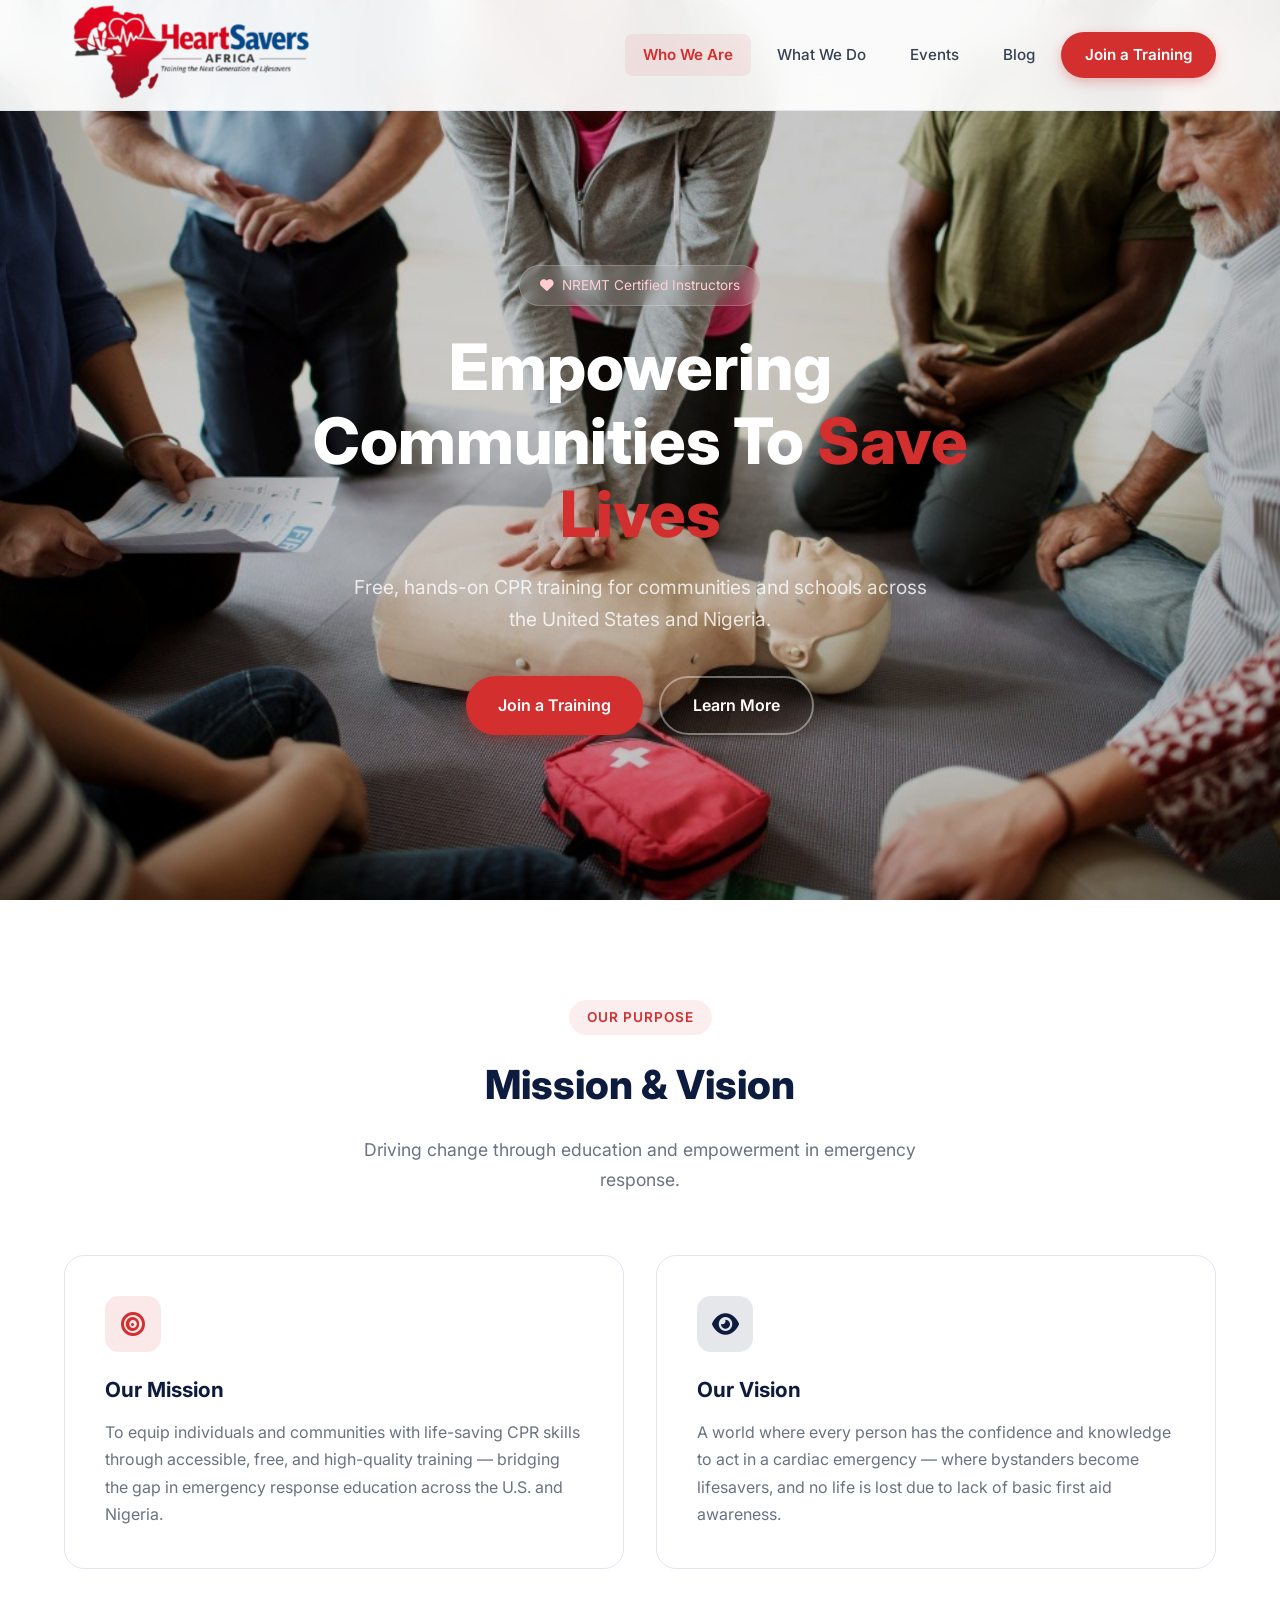
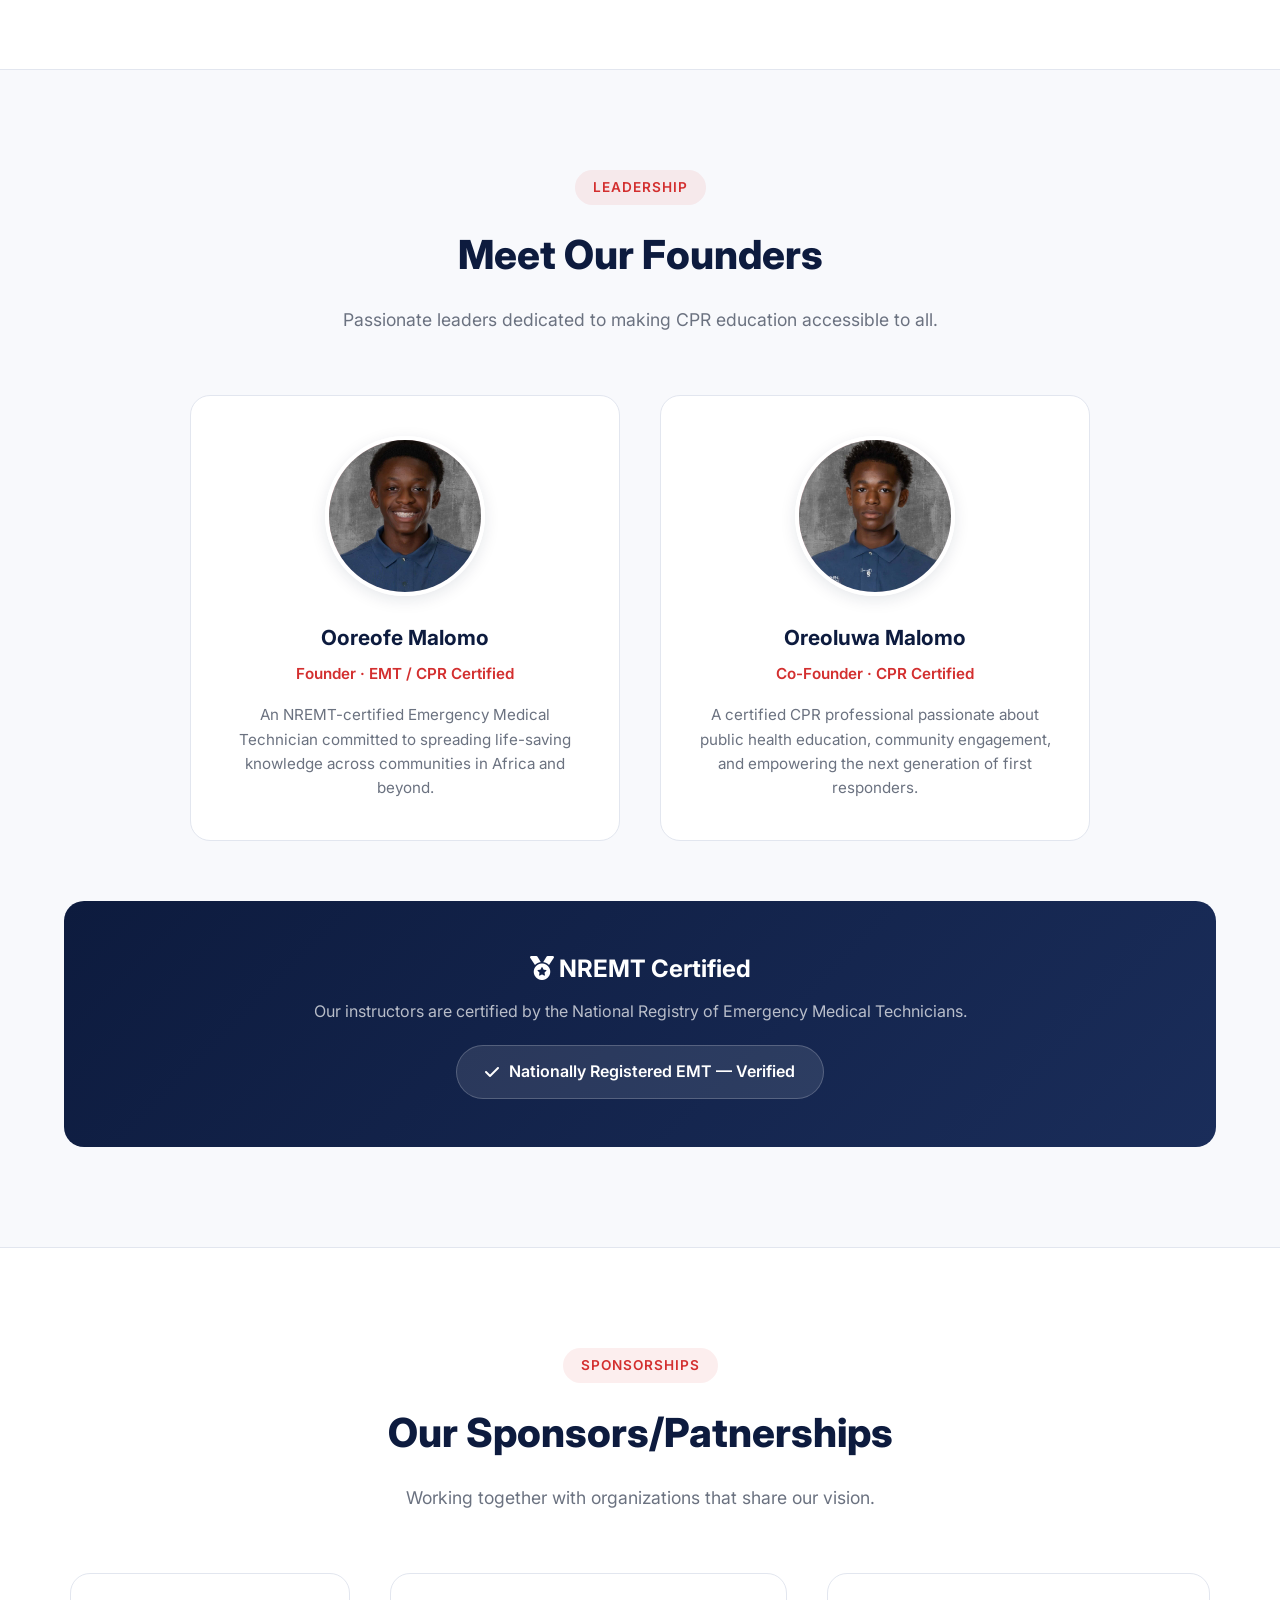
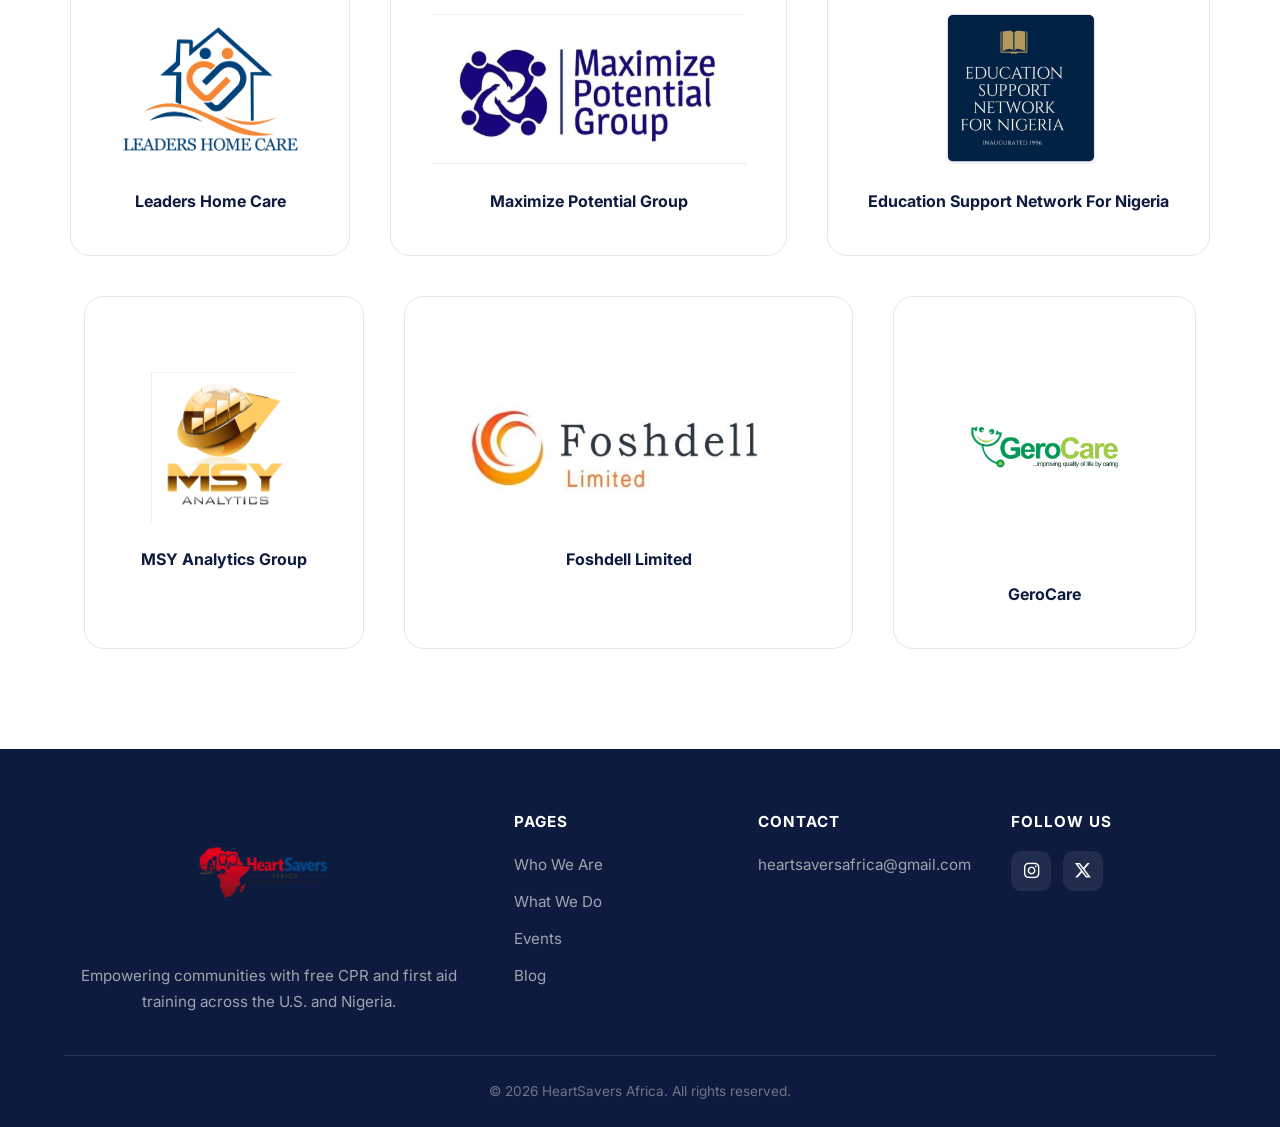
<file: index.html>
<!DOCTYPE html>
<html lang="en">
<head>
  <meta charset="UTF-8">
  <meta name="viewport" content="width=device-width, initial-scale=1.0">
  <title>HeartSavers Africa — Free CPR Training in the U.S. and Nigeria</title>
  <meta name="description" content="HeartSavers Africa empowers communities with free, hands-on CPR and first aid training across the United States and Nigeria. NREMT-certified instructors. Join a session today.">

  <!-- Canonical -->
  <link rel="canonical" href="https://www.heartsaversafrica.org/">

  <!-- Open Graph -->
  <meta property="og:type" content="website">
  <meta property="og:url" content="https://www.heartsaversafrica.org/">
  <meta property="og:title" content="HeartSavers Africa — Free CPR Training in the U.S. and Nigeria">
  <meta property="og:description" content="Free, hands-on CPR and first aid training for communities and schools across the U.S. and Nigeria. NREMT-certified instructors.">
  <meta property="og:image" content="https://www.heartsaversafrica.org/assets/images/logo.png">
  <meta property="og:site_name" content="HeartSavers Africa">
  <meta property="og:locale" content="en_US">

  <!-- Twitter Card -->
  <meta name="twitter:card" content="summary_large_image">
  <meta name="twitter:site" content="@HeartSaversHQ">
  <meta name="twitter:title" content="HeartSavers Africa — Free CPR Training in the U.S. and Nigeria">
  <meta name="twitter:description" content="Free, hands-on CPR and first aid training for communities and schools across the U.S. and Nigeria.">
  <meta name="twitter:image" content="https://www.heartsaversafrica.org/assets/images/logo.png">

  <!-- Schema: NonprofitOrganization -->
  <script type="application/ld+json">
  {
    "@context": "https://schema.org",
    "@type": "NonprofitOrganization",
    "name": "HeartSavers Africa",
    "url": "https://www.heartsaversafrica.org",
    "logo": "https://www.heartsaversafrica.org/assets/images/logo.png",
    "description": "Free CPR and first aid training for communities and schools across the U.S. and Nigeria. NREMT-certified instructors.",
    "email": "heartsaversafrica@gmail.com",
    "areaServed": ["United States", "Nigeria"],
    "sameAs": [
      "https://www.instagram.com/heartsaversafrica/",
      "https://x.com/HeartSaversHQ"
    ],
    "founder": [
      { "@type": "Person", "name": "Ooreofe Malomo" },
      { "@type": "Person", "name": "Oreoluwa Malomo" }
    ]
  }
  </script>

  <link rel="stylesheet" href="css/style.css?v=1.1">
  <link rel="icon" href="assets/images/logo.png" type="image/png">
  <link rel="stylesheet" href="https://cdnjs.cloudflare.com/ajax/libs/font-awesome/6.5.2/css/all.min.css">
</head>
<body>

  <!-- NAVBAR -->
  <nav class="navbar" id="navbar">
    <div class="nav-container">
      <a href="index.html" class="nav-logo"><img src="assets/images/logo.png" alt="HeartSavers Africa Logo"></a>
      <div class="nav-links" id="navLinks">
        <a href="index.html" class="active">Who We Are</a>
        <a href="whatwedo.html">What We Do</a>
        <a href="events.html">Events</a>
        <a href="blog.html">Blog</a>
        <a href="events.html" class="nav-cta">Join a Training</a>
      </div>
      <button class="hamburger" id="hamburger" aria-label="Toggle menu">
        <span></span><span></span><span></span>
      </button>
    </div>
  </nav>
  <div class="mobile-overlay" id="mobileOverlay"></div>

  <!-- HERO -->
  <section class="hero" id="hero">
    <div class="hero-content">
      <div class="hero-badge"><i class="fa-solid fa-heart"></i> NREMT Certified Instructors</div>
      <h1>Empowering Communities To <span>Save Lives</span></h1>
      <p>Free, hands-on CPR training for communities and schools across the United States and Nigeria.</p>
      <div class="hero-buttons">
        <a href="events.html" class="btn btn-primary">Join a Training</a>
        <a href="whatwedo.html" class="btn btn-outline">Learn More</a>
      </div>
    </div>
  </section>

  <!-- MISSION & VISION -->
  <section class="section" id="mission">
    <div class="container">
      <div class="section-header fade-up">
        <span class="label">Our Purpose</span>
        <h2>Mission & Vision</h2>
        <p>Driving change through education and empowerment in emergency response.</p>
      </div>
      <div class="mission-grid">
        <div class="mission-card fade-up">
          <div class="mission-icon red"><i class="fa-solid fa-bullseye"></i></div>
          <h3>Our Mission</h3>
          <p>To equip individuals and communities with life-saving CPR skills through accessible, free, and high-quality training — bridging the gap in emergency response education across the U.S. and Nigeria.</p>
        </div>
        <div class="mission-card fade-up">
          <div class="mission-icon navy"><i class="fa-solid fa-eye"></i></div>
          <h3>Our Vision</h3>
          <p>A world where every person has the confidence and knowledge to act in a cardiac emergency — where bystanders become lifesavers, and no life is lost due to lack of basic first aid awareness.</p>
        </div>
      </div>
    </div>
  </section>

  <!-- FOUNDERS -->
  <section class="section section-alt" id="founders">
    <div class="container">
      <div class="section-header fade-up">
        <span class="label">Leadership</span>
        <h2>Meet Our Founders</h2>
        <p>Passionate leaders dedicated to making CPR education accessible to all.</p>
      </div>
      <div class="founders-grid">
        <div class="founder-card fade-up">
          <div class="founder-photo">
            <img src="assets/images/Ooreofe2.jpg" alt="Ooreofe Malomo, Founder of HeartSavers Africa, NREMT-certified EMT" loading="lazy">
          </div>
          <h3>Ooreofe Malomo</h3>
          <div class="role">Founder · EMT / CPR Certified</div>
          <p>An NREMT-certified Emergency Medical Technician committed to spreading life-saving knowledge across communities in Africa and beyond.</p>
        </div>
        <div class="founder-card fade-up">
          <div class="founder-photo">
            <img src="assets/images/Ore2.jpg" alt="Oreoluwa Malomo, Co-Founder of HeartSavers Africa, CPR Certified" loading="lazy">
          </div>
          <h3>Oreoluwa Malomo</h3>
          <div class="role">Co-Founder · CPR Certified</div>
          <p>A certified CPR professional passionate about public health education, community engagement, and empowering the next generation of first responders.</p>
        </div>
      </div>

      <!-- NREMT CERTIFICATION -->
      <div class="cert-banner fade-up">
        <h3><i class="fa-solid fa-medal"></i> NREMT Certified</h3>
        <p>Our instructors are certified by the National Registry of Emergency Medical Technicians.</p>
        <div class="cert-badge"><i class="fa-solid fa-check"></i> Nationally Registered EMT — Verified</div>
      </div>
    </div>
  </section>

  <!-- SPONSORS -->
  <section class="section" id="partners">
    <div class="container">
      <div class="section-header fade-up">
        <span class="label">Sponsorships</span>
        <h2>Our Sponsors/Patnerships</h2>
        <p>Working together with organizations that share our vision.</p>
      </div>
      <div class="partners-grid">
        <div class="partner-card fade-up">
          <div class="partner-logo">
            <img src="assets/images/leaders-homecare-logo.png" alt="Leaders Home Care — HeartSavers Africa Sponsor" loading="lazy">
          </div>
          <h4>Leaders Home Care</h4>
        </div>
        <div class="partner-card fade-up">
          <div class="partner-logo">
            <img src="assets/images/mpg-logo.jpg" alt="Maximize Potential Group — HeartSavers Africa Sponsor" loading="lazy">
          </div>
          <h4>Maximize Potential Group</h4>
        </div>
        <div class="partner-card fade-up">
          <div class="partner-logo">
            <img src="assets/images/WhatsApp Image 2026-05-25 at 00.49.33.jpeg" alt="Education Support Network For Nigeria — HeartSavers Africa Sponsor" loading="lazy">
          </div>
          <h4>Education Support Network For Nigeria</h4>
        </div>
        <div class="partner-card fade-up">
          <div class="partner-logo">
            <img src="assets/images/Screenshot 2026-06-06 202403.png" alt="Education Support Network For Nigeria — HeartSavers Africa Sponsor" loading="lazy">
          </div>
          <h4> MSY Analytics Group</h4>
        </div>
        <div class="partner-card fade-up">
          <div class="partner-logo">
            <img src="assets/images/WhatsApp Image 2026-06-06 at 15.53.56.jpeg" alt="Education Support Network For Nigeria — HeartSavers Africa Sponsor" loading="lazy">
          </div>
          <h4>Foshdell Limited</h4>
        </div>
<div class="partner-card fade-up">
  <div class="partner-logo partner-logo--large">
    <img src="assets/images/723999123_1359910689364121_7475024293575957622_n.png" alt="Education Support Network For Nigeria — HeartSavers Africa Sponsor" loading="lazy">
  </div>
  <h4>GeroCare</h4>
</div>
      </div>
    </div>
  </section>

  <!-- FOOTER -->
  <footer class="footer">
    <div class="container">
      <div class="footer-grid">
        <div class="footer-brand">
          <img src="assets/images/logo.png" alt="HeartSavers Africa" loading="lazy">
          <p>Empowering communities with free CPR and first aid training across the U.S. and Nigeria.</p>
        </div>
        <div>
          <h4>Pages</h4>
          <ul>
            <li><a href="index.html">Who We Are</a></li>
            <li><a href="whatwedo.html">What We Do</a></li>
            <li><a href="events.html">Events</a></li>
            <li><a href="blog.html">Blog</a></li>
          </ul>
        </div>
        <div>
          <h4>Contact</h4>
          <ul>
            <li><a href="mailto:heartsaversafrica@gmail.com">heartsaversafrica@gmail.com</a></li>
          </ul>
        </div>
        <div>
          <h4>Follow Us</h4>
          <div class="social-links">
            <a href="https://www.instagram.com/heartsaversafrica/" target="_blank" rel="noopener noreferrer" aria-label="HeartSavers Africa on Instagram"><i class="fa-brands fa-instagram"></i></a>
            <a href="https://x.com/HeartSaversHQ" target="_blank" rel="noopener noreferrer" aria-label="HeartSavers Africa on Twitter/X"><i class="fa-brands fa-x-twitter"></i></a>
          </div>
        </div>
      </div>
      <div class="footer-bottom">
        <p>&copy; 2026 HeartSavers Africa. All rights reserved.</p>
      </div>
    </div>
  </footer>

  <script src="js/main.js"></script>
</body>
</html>
</file>
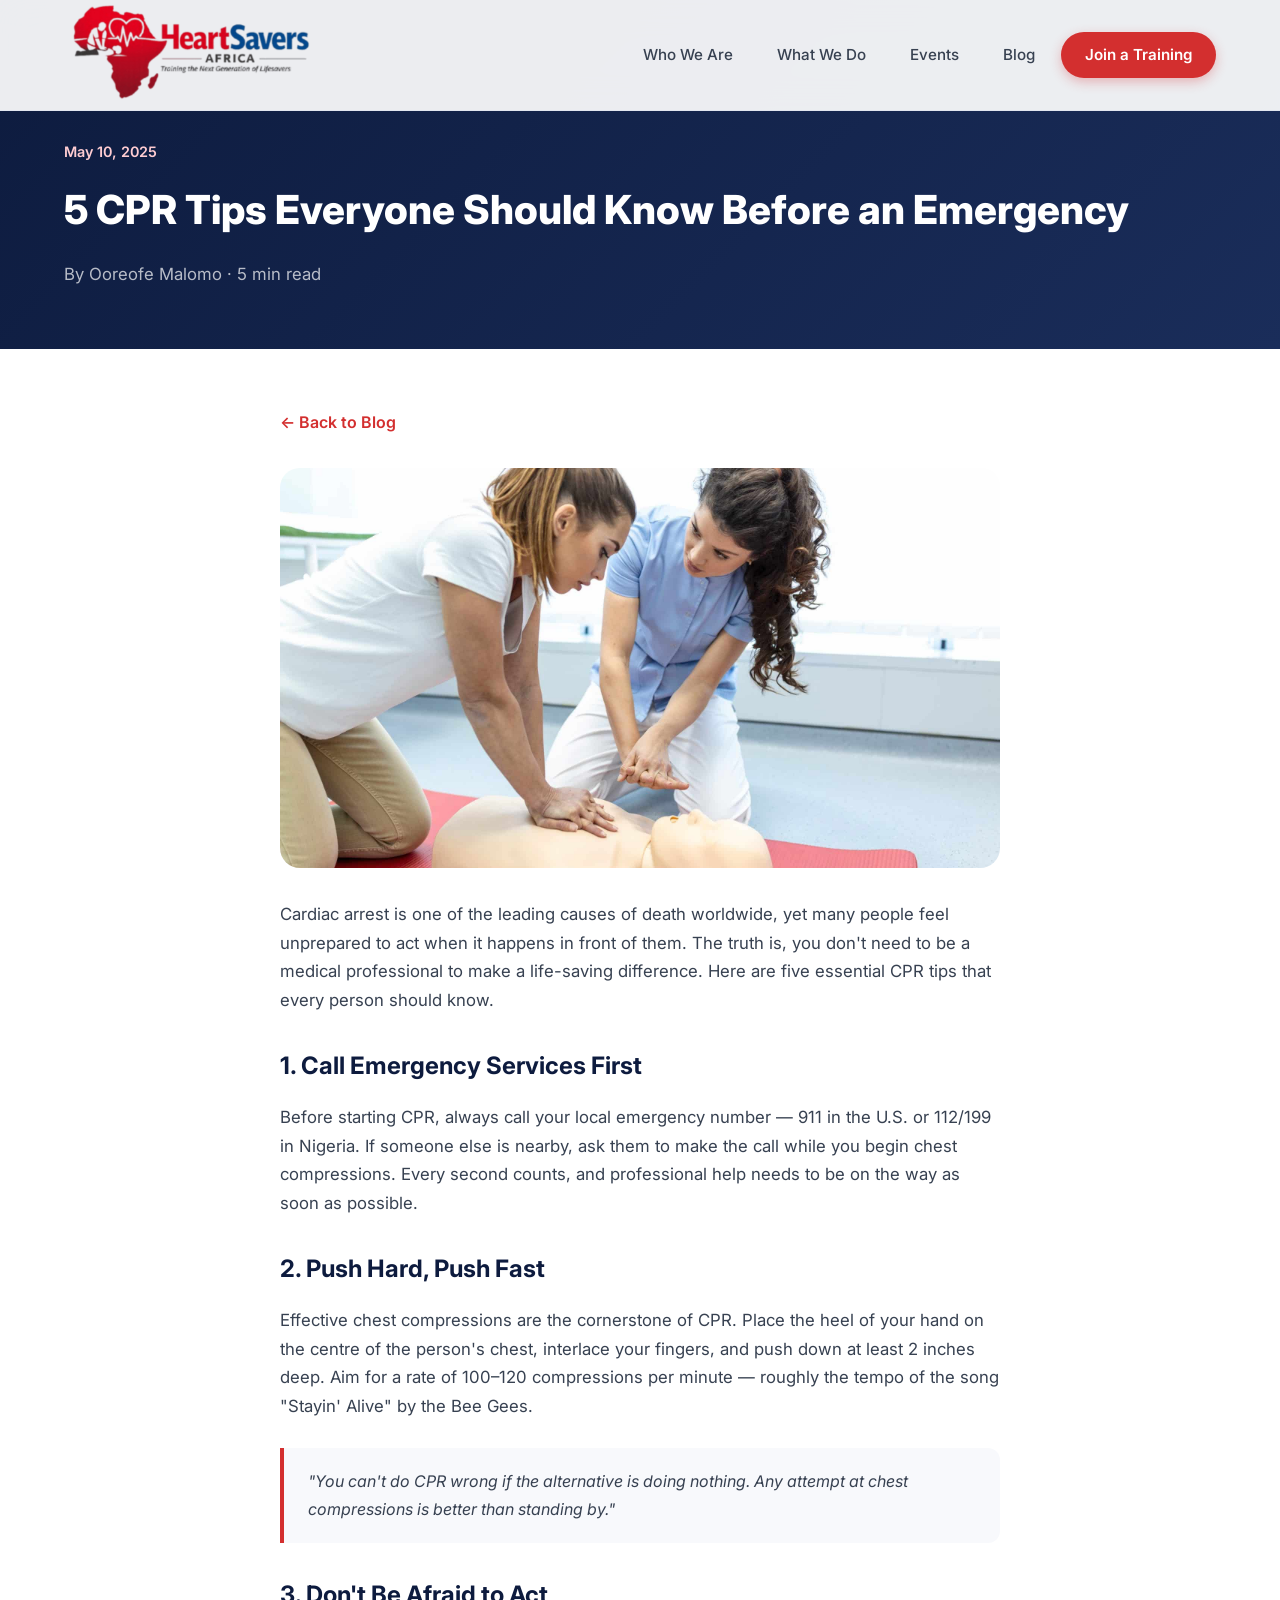
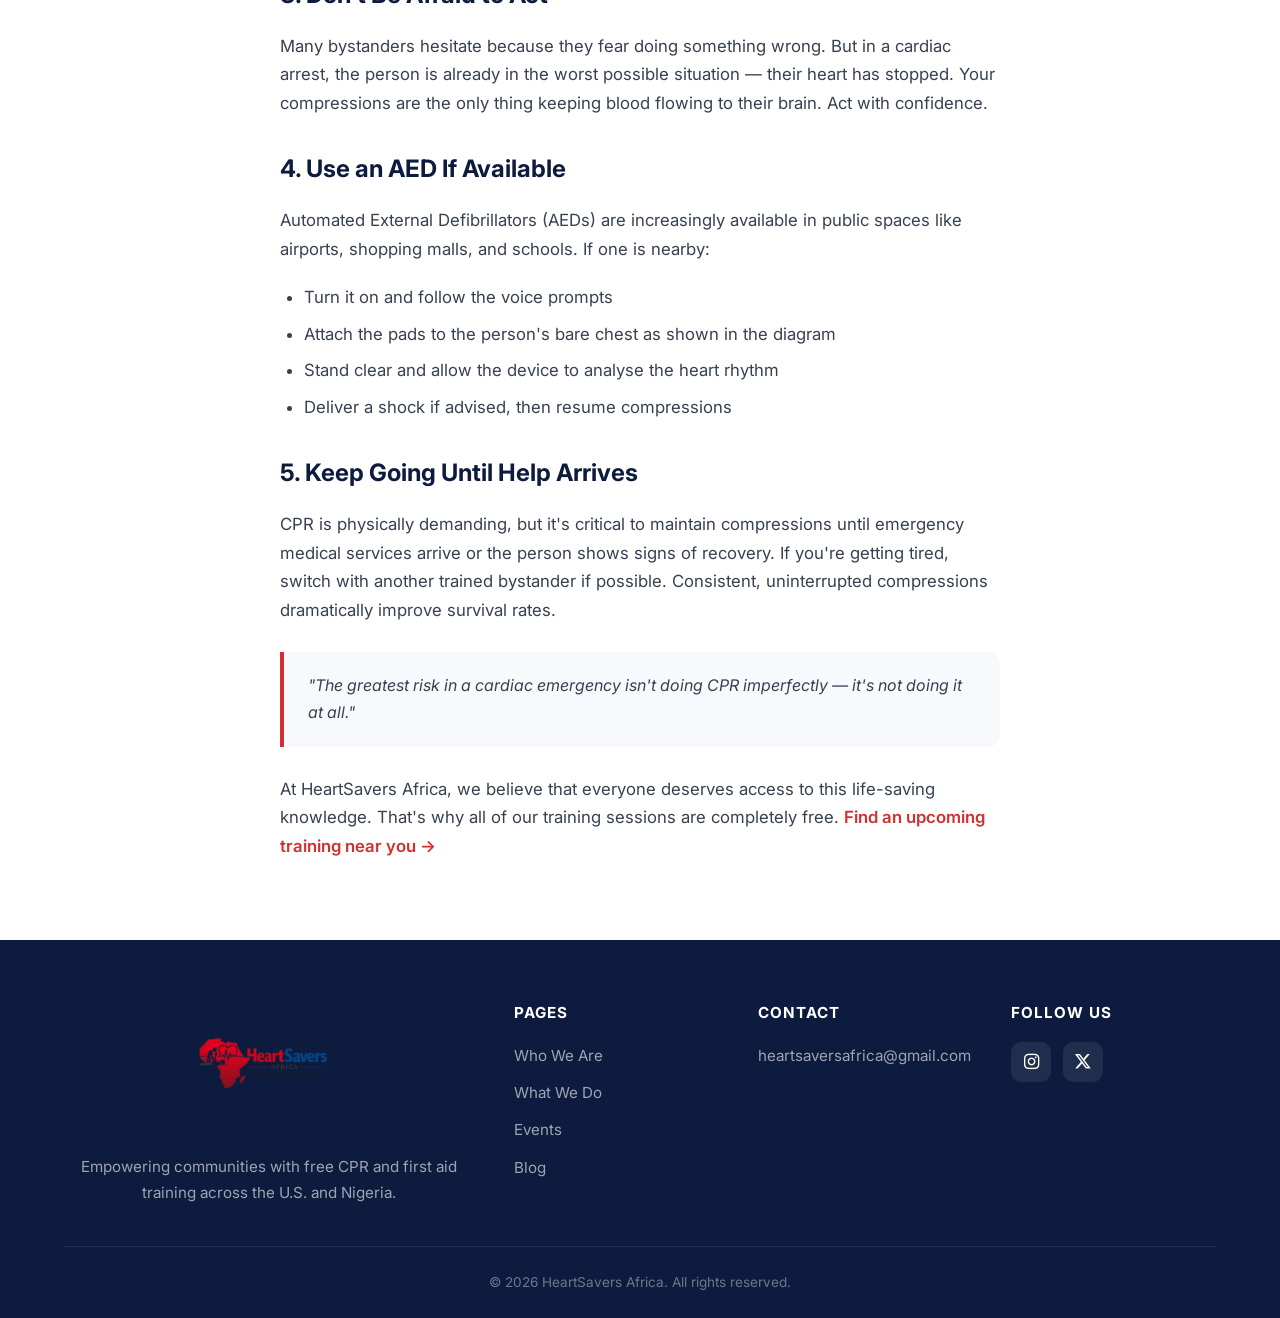
<file: blog-post.html>
<!DOCTYPE html>
<html lang="en">
<head>
  <meta charset="UTF-8">
  <meta name="viewport" content="width=device-width, initial-scale=1.0">
  <title>5 CPR Tips Everyone Should Know Before an Emergency — HeartSavers Africa</title>
  <meta name="description" content="Learn five essential CPR tips that could help you save a life in a cardiac emergency. From calling 911 to using an AED — know what to do before it happens.">

  <!-- Canonical -->
  <link rel="canonical" href="https://www.heartsaversafrica.org/blog-post.html">

  <!-- Open Graph -->
  <meta property="og:type" content="article">
  <meta property="og:url" content="https://www.heartsaversafrica.org/blog-post.html">
  <meta property="og:title" content="5 CPR Tips Everyone Should Know Before an Emergency">
  <meta property="og:description" content="Learn five essential CPR tips that could help you save a life in a cardiac emergency.">
  <meta property="og:image" content="https://www.heartsaversafrica.org/assets/images/cpr-class-with-instructors-talking-demonstrating-firt-aid-compressions-ans-reanimation-procedure-cpr-dummy-1-scaled.jpg">
  <meta property="og:site_name" content="HeartSavers Africa">
  <meta property="article:published_time" content="2025-05-10">
  <meta property="article:author" content="Ooreofe Malomo">

  <!-- Twitter Card -->
  <meta name="twitter:card" content="summary_large_image">
  <meta name="twitter:site" content="@HeartSaversHQ">
  <meta name="twitter:title" content="5 CPR Tips Everyone Should Know Before an Emergency">
  <meta name="twitter:description" content="Learn five essential CPR tips that could help you save a life in a cardiac emergency.">
  <meta name="twitter:image" content="https://www.heartsaversafrica.org/assets/images/cpr-class-with-instructors-talking-demonstrating-firt-aid-compressions-ans-reanimation-procedure-cpr-dummy-1-scaled.jpg">

  <!-- Schema: Article -->
  <script type="application/ld+json">
  {
    "@context": "https://schema.org",
    "@type": "Article",
    "headline": "5 CPR Tips Everyone Should Know Before an Emergency",
    "description": "Learn five essential CPR tips that could help you save a life in a cardiac emergency.",
    "image": "https://www.heartsaversafrica.org/assets/images/cpr-class-with-instructors-talking-demonstrating-firt-aid-compressions-ans-reanimation-procedure-cpr-dummy-1-scaled.jpg",
    "datePublished": "2025-05-10",
    "author": {
      "@type": "Person",
      "name": "Ooreofe Malomo"
    },
    "publisher": {
      "@type": "NonprofitOrganization",
      "name": "HeartSavers Africa",
      "logo": {
        "@type": "ImageObject",
        "url": "https://www.heartsaversafrica.org/assets/images/logo.png"
      }
    },
    "mainEntityOfPage": "https://www.heartsaversafrica.org/blog-post.html"
  }
  </script>

  <link rel="stylesheet" href="css/style.css?v=1.1">
  <link rel="icon" href="assets/images/logo.png" type="image/png">
  <link rel="stylesheet" href="https://cdnjs.cloudflare.com/ajax/libs/font-awesome/6.5.2/css/all.min.css">
</head>
<body>

  <!-- NAVBAR -->
  <nav class="navbar" id="navbar">
    <div class="nav-container">
      <a href="index.html" class="nav-logo"><img src="assets/images/logo.png" alt="HeartSavers Africa Logo"></a>
      <div class="nav-links" id="navLinks">
        <a href="index.html">Who We Are</a>
        <a href="whatwedo.html">What We Do</a>
        <a href="events.html">Events</a>
        <a href="blog.html">Blog</a>
        <a href="events.html" class="nav-cta">Join a Training</a>
      </div>
      <button class="hamburger" id="hamburger" aria-label="Toggle menu">
        <span></span><span></span><span></span>
      </button>
    </div>
  </nav>
  <div class="mobile-overlay" id="mobileOverlay"></div>

  <!-- POST HEADER -->
  <section class="blog-post-header">
    <div class="container">
      <div class="date">May 10, 2025</div>
      <h1>5 CPR Tips Everyone Should Know Before an Emergency</h1>
      <p>By Ooreofe Malomo · 5 min read</p>
    </div>
  </section>

  <!-- POST CONTENT -->
  <section class="blog-post-content">
    <div class="container">
      <div class="article">
        <a href="blog.html" class="back-link">← Back to Blog</a>

        <img src="assets/images/cpr-class-with-instructors-talking-demonstrating-firt-aid-compressions-ans-reanimation-procedure-cpr-dummy-1-scaled.jpg" alt="CPR instructor demonstrating chest compressions on a training dummy during a class" style="width: 100%; border-radius: var(--radius-lg); margin-bottom: 32px; object-fit: cover; max-height: 400px;" loading="lazy">

        <p>Cardiac arrest is one of the leading causes of death worldwide, yet many people feel unprepared to act when it happens in front of them. The truth is, you don't need to be a medical professional to make a life-saving difference. Here are five essential CPR tips that every person should know.</p>

        <h2>1. Call Emergency Services First</h2>
        <p>Before starting CPR, always call your local emergency number — 911 in the U.S. or 112/199 in Nigeria. If someone else is nearby, ask them to make the call while you begin chest compressions. Every second counts, and professional help needs to be on the way as soon as possible.</p>

        <h2>2. Push Hard, Push Fast</h2>
        <p>Effective chest compressions are the cornerstone of CPR. Place the heel of your hand on the centre of the person's chest, interlace your fingers, and push down at least 2 inches deep. Aim for a rate of 100–120 compressions per minute — roughly the tempo of the song "Stayin' Alive" by the Bee Gees.</p>

        <blockquote>"You can't do CPR wrong if the alternative is doing nothing. Any attempt at chest compressions is better than standing by."</blockquote>

        <h2>3. Don't Be Afraid to Act</h2>
        <p>Many bystanders hesitate because they fear doing something wrong. But in a cardiac arrest, the person is already in the worst possible situation — their heart has stopped. Your compressions are the only thing keeping blood flowing to their brain. Act with confidence.</p>

        <h2>4. Use an AED If Available</h2>
        <p>Automated External Defibrillators (AEDs) are increasingly available in public spaces like airports, shopping malls, and schools. If one is nearby:</p>
        <ul>
          <li>Turn it on and follow the voice prompts</li>
          <li>Attach the pads to the person's bare chest as shown in the diagram</li>
          <li>Stand clear and allow the device to analyse the heart rhythm</li>
          <li>Deliver a shock if advised, then resume compressions</li>
        </ul>

        <h2>5. Keep Going Until Help Arrives</h2>
        <p>CPR is physically demanding, but it's critical to maintain compressions until emergency medical services arrive or the person shows signs of recovery. If you're getting tired, switch with another trained bystander if possible. Consistent, uninterrupted compressions dramatically improve survival rates.</p>

        <blockquote>"The greatest risk in a cardiac emergency isn't doing CPR imperfectly — it's not doing it at all."</blockquote>

        <p>At HeartSavers Africa, we believe that everyone deserves access to this life-saving knowledge. That's why all of our training sessions are completely free. <a href="events.html" style="color: var(--red); font-weight: 600;">Find an upcoming training near you →</a></p>
      </div>
    </div>
  </section>

  <!-- FOOTER -->
  <footer class="footer">
    <div class="container">
      <div class="footer-grid">
        <div class="footer-brand">
          <img src="assets/images/logo.png" alt="HeartSavers Africa" loading="lazy">
          <p>Empowering communities with free CPR and first aid training across the U.S. and Nigeria.</p>
        </div>
        <div>
          <h4>Pages</h4>
          <ul>
            <li><a href="index.html">Who We Are</a></li>
            <li><a href="whatwedo.html">What We Do</a></li>
            <li><a href="events.html">Events</a></li>
            <li><a href="blog.html">Blog</a></li>
          </ul>
        </div>
        <div>
          <h4>Contact</h4>
          <ul>
            <li><a href="mailto:heartsaversafrica@gmail.com">heartsaversafrica@gmail.com</a></li>
          </ul>
        </div>
        <div>
          <h4>Follow Us</h4>
          <div class="social-links">
            <a href="https://www.instagram.com/heartsaversafrica/" target="_blank" rel="noopener noreferrer" aria-label="HeartSavers Africa on Instagram"><i class="fa-brands fa-instagram"></i></a>
            <a href="https://x.com/HeartSaversHQ" target="_blank" rel="noopener noreferrer" aria-label="HeartSavers Africa on Twitter/X"><i class="fa-brands fa-x-twitter"></i></a>
          </div>
        </div>
      </div>
      <div class="footer-bottom">
        <p>&copy; 2026 HeartSavers Africa. All rights reserved.</p>
      </div>
    </div>
  </footer>

  <script src="js/main.js"></script>
</body>
</html>
</file>
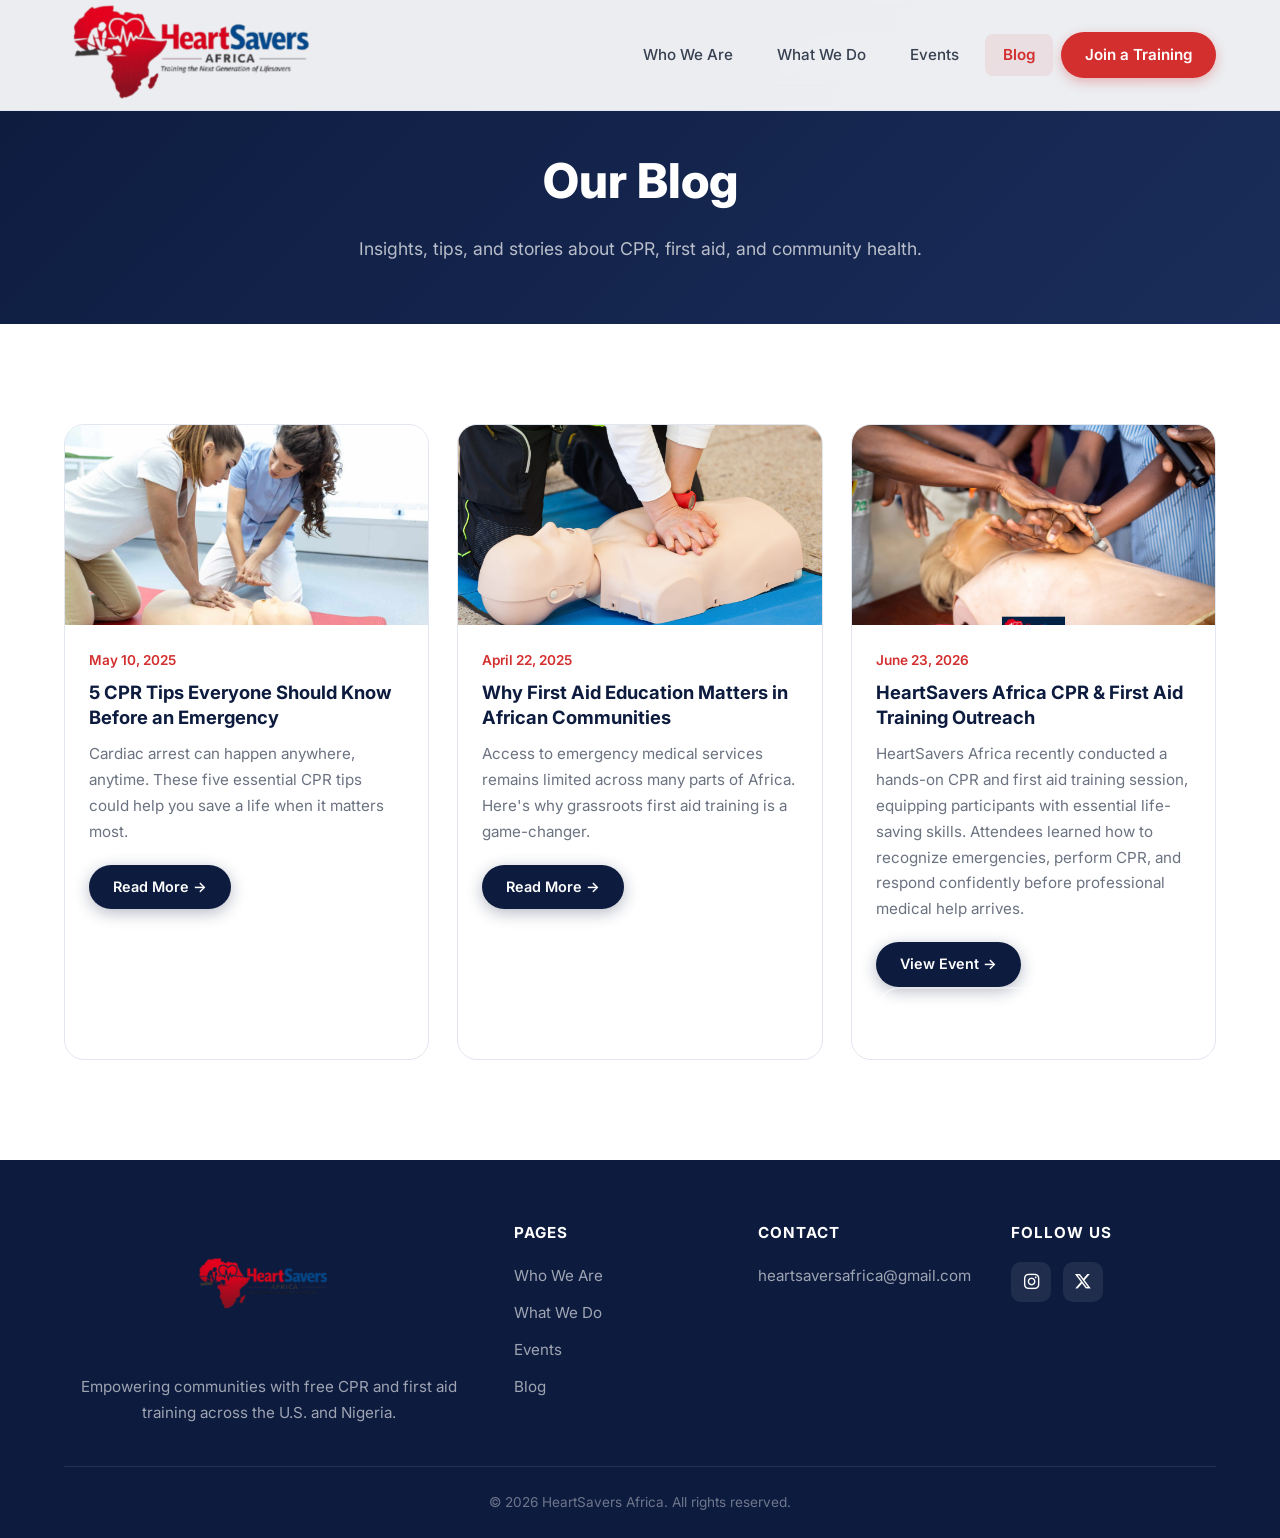
<file: blog.html>
<!DOCTYPE html>
<html lang="en">
<head>
  <meta charset="UTF-8">
  <meta name="viewport" content="width=device-width, initial-scale=1.0">
  <title>CPR & First Aid Blog — HeartSavers Africa</title>
  <meta name="description" content="Read CPR tips, first aid insights, and community health stories from HeartSavers Africa. Learn how to save lives in everyday emergencies.">

  <!-- Canonical -->
  <link rel="canonical" href="https://www.heartsaversafrica.org/blog.html">

  <!-- Open Graph -->
  <meta property="og:type" content="website">
  <meta property="og:url" content="https://www.heartsaversafrica.org/blog.html">
  <meta property="og:title" content="CPR & First Aid Blog — HeartSavers Africa">
  <meta property="og:description" content="Read CPR tips, first aid insights, and community health stories from HeartSavers Africa.">
  <meta property="og:image" content="https://www.heartsaversafrica.org/assets/images/logo.png">
  <meta property="og:site_name" content="HeartSavers Africa">

  <!-- Twitter Card -->
  <meta name="twitter:card" content="summary_large_image">
  <meta name="twitter:site" content="@HeartSaversHQ">
  <meta name="twitter:title" content="CPR & First Aid Blog — HeartSavers Africa">
  <meta name="twitter:description" content="Read CPR tips, first aid insights, and community health stories from HeartSavers Africa.">
  <meta name="twitter:image" content="https://www.heartsaversafrica.org/assets/images/logo.png">

  <link rel="stylesheet" href="css/style.css?v=1.1">
  <link rel="icon" href="assets/images/logo.png" type="image/png">
  <link rel="stylesheet" href="https://cdnjs.cloudflare.com/ajax/libs/font-awesome/6.5.2/css/all.min.css">
</head>
<body>

  <!-- NAVBAR -->
  <nav class="navbar" id="navbar">
    <div class="nav-container">
      <a href="index.html" class="nav-logo"><img src="assets/images/logo.png" alt="HeartSavers Africa Logo"></a>
      <div class="nav-links" id="navLinks">
        <a href="index.html">Who We Are</a>
        <a href="whatwedo.html">What We Do</a>
        <a href="events.html">Events</a>
        <a href="blog.html">Blog</a>
        <a href="events.html" class="nav-cta">Join a Training</a>
      </div>
      <button class="hamburger" id="hamburger" aria-label="Toggle menu">
        <span></span><span></span><span></span>
      </button>
    </div>
  </nav>
  <div class="mobile-overlay" id="mobileOverlay"></div>

  <!-- PAGE HEADER -->
  <section class="page-header">
    <div class="container">
      <h1>Our Blog</h1>
      <p>Insights, tips, and stories about CPR, first aid, and community health.</p>
    </div>
  </section>

  <!-- BLOG GRID -->
  <section class="section">
    <div class="container">
      <div class="blog-grid">

        <article class="blog-card fade-up">
          <div class="blog-thumb">
            <img src="assets/images/cpr-class-with-instructors-talking-demonstrating-firt-aid-compressions-ans-reanimation-procedure-cpr-dummy-1-scaled.jpg" alt="CPR instructor demonstrating chest compressions on a training dummy" loading="lazy">
          </div>
          <div class="blog-body">
            <div class="date">May 10, 2025</div>
            <h3>5 CPR Tips Everyone Should Know Before an Emergency</h3>
            <p>Cardiac arrest can happen anywhere, anytime. These five essential CPR tips could help you save a life when it matters most.</p>
            <a href="blog-post.html" class="btn btn-navy">Read More →</a>
          </div>
        </article>

        <article class="blog-card fade-up">
          <div class="blog-thumb">
            <img src="assets/images/why-cpr-is-important-scaled.jpg" alt="First aid education session in an African community" loading="lazy">
          </div>
          <div class="blog-body">
            <div class="date">April 22, 2025</div>
            <h3>Why First Aid Education Matters in African Communities</h3>
            <p>Access to emergency medical services remains limited across many parts of Africa. Here's why grassroots first aid training is a game-changer.</p>
            <a href="why-first-aid-matters.html" class="btn btn-navy">Read More →</a>
          </div>
        </article>

        <article class="blog-card fade-up">
          <div class="blog-thumb">
            <img src="assets/images/Highlights/HEARTSAVERSAFRICA-167.jpg" alt="Participants during a HeartSavers Africa CPR training event" loading="lazy">
          </div>

          <div class="blog-body">
            <div class="date">June 23, 2026</div>

            <h3>HeartSavers Africa CPR & First Aid Training Outreach</h3>

            <p>
              HeartSavers Africa recently conducted a hands-on CPR and first aid training
              session, equipping participants with essential life-saving skills. Attendees
              learned how to recognize emergencies, perform CPR, and respond confidently
              before professional medical help arrives.
            </p>

            <a href="event-cpr-outreach-july-2026.html" class="btn btn-navy">
              View Event →
            </a>

            <a href="https://instagram.com/your-post-link"
              target="_blank"
              rel="noopener noreferrer"
              class="btn btn-outline">
              View on Instagram →
            </a>
          </div>
          </article>

      </div>
    </div>
  </section>

  

  <!-- FOOTER -->
  <footer class="footer">
    <div class="container">
      <div class="footer-grid">
        <div class="footer-brand">
          <img src="assets/images/logo.png" alt="HeartSavers Africa" loading="lazy">
          <p>Empowering communities with free CPR and first aid training across the U.S. and Nigeria.</p>
        </div>
        <div>
          <h4>Pages</h4>
          <ul>
            <li><a href="index.html">Who We Are</a></li>
            <li><a href="whatwedo.html">What We Do</a></li>
            <li><a href="events.html">Events</a></li>
            <li><a href="blog.html">Blog</a></li>
          </ul>
        </div>
        <div>
          <h4>Contact</h4>
          <ul>
            <li><a href="mailto:heartsaversafrica@gmail.com">heartsaversafrica@gmail.com</a></li>
          </ul>
        </div>
        <div>
          <h4>Follow Us</h4>
          <div class="social-links">
            <a href="https://www.instagram.com/heartsaversafrica/" target="_blank" rel="noopener noreferrer" aria-label="HeartSavers Africa on Instagram"><i class="fa-brands fa-instagram"></i></a>
            <a href="https://x.com/HeartSaversHQ" target="_blank" rel="noopener noreferrer" aria-label="HeartSavers Africa on Twitter/X"><i class="fa-brands fa-x-twitter"></i></a>
          </div>
        </div>
      </div>
      <div class="footer-bottom">
        <p>&copy; 2026 HeartSavers Africa. All rights reserved.</p>
      </div>
    </div>
  </footer>

  <script src="js/main.js"></script>
</body>
</html>
</file>
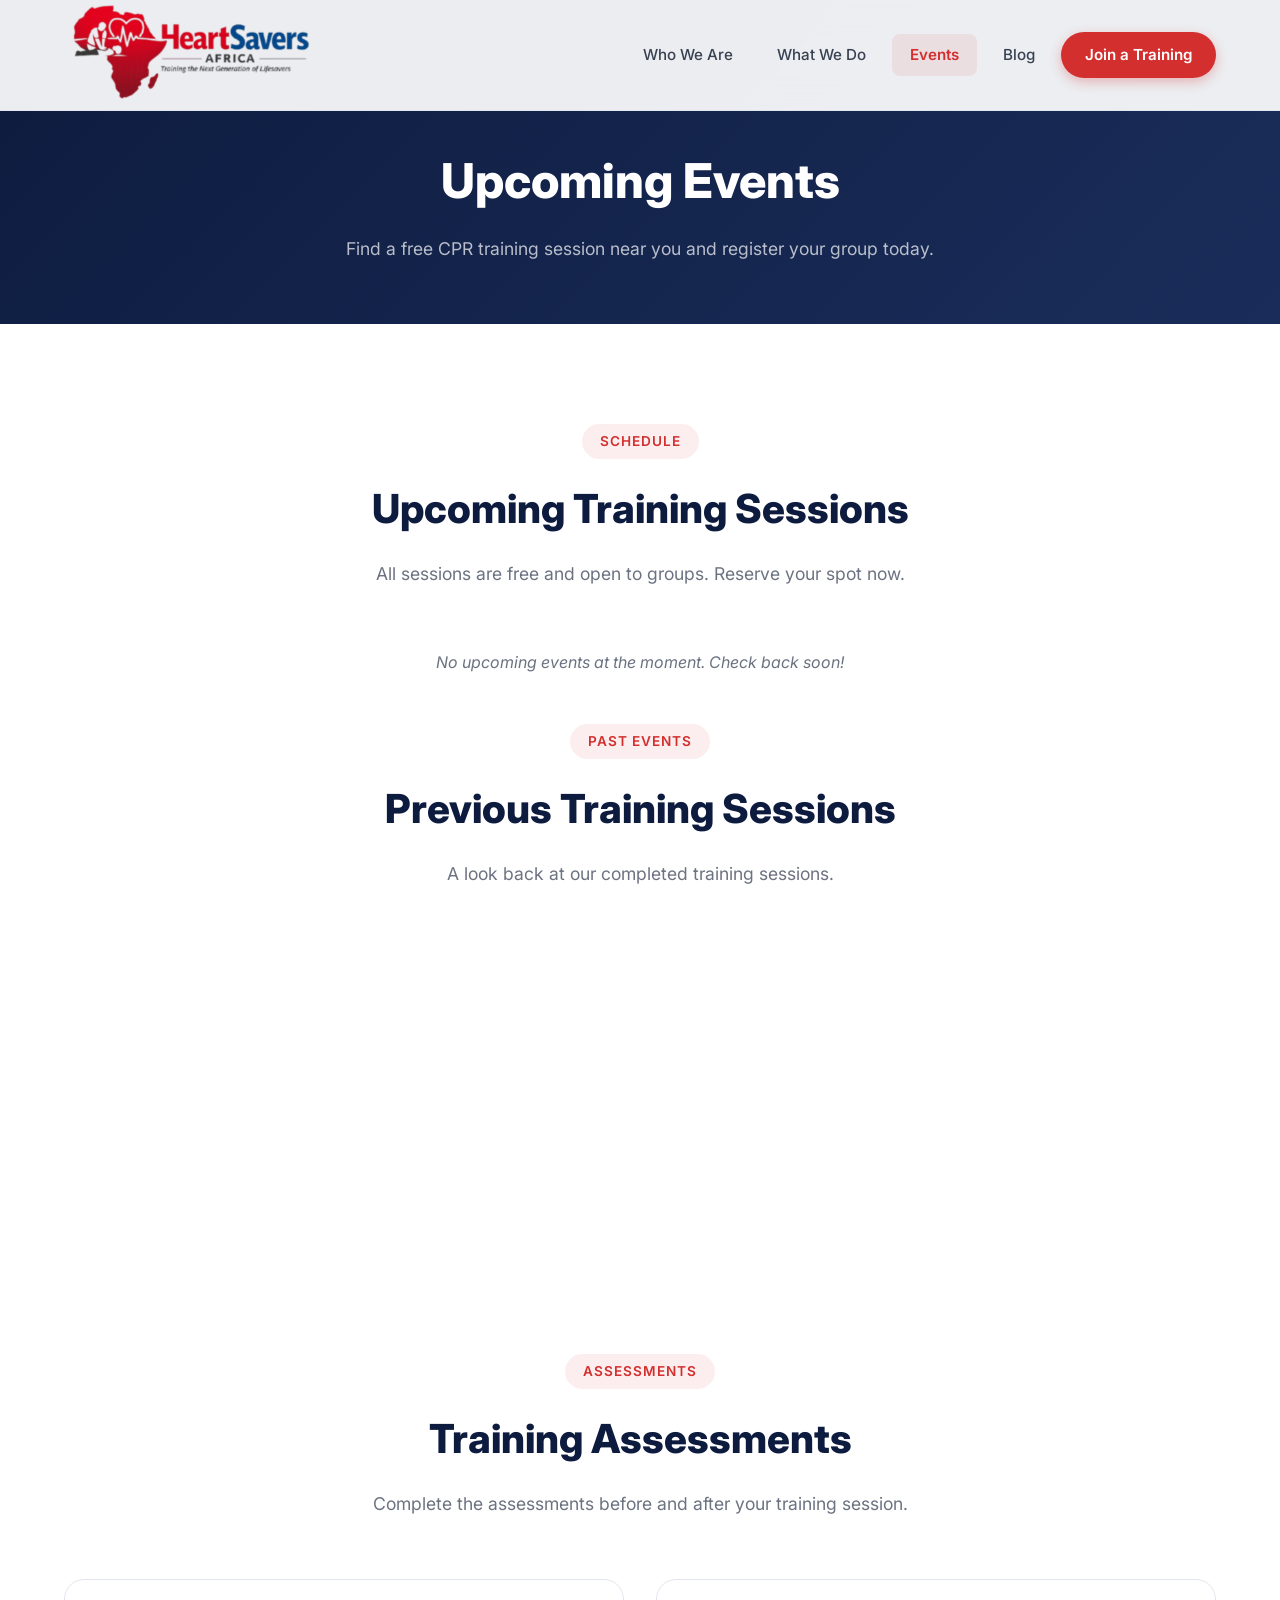
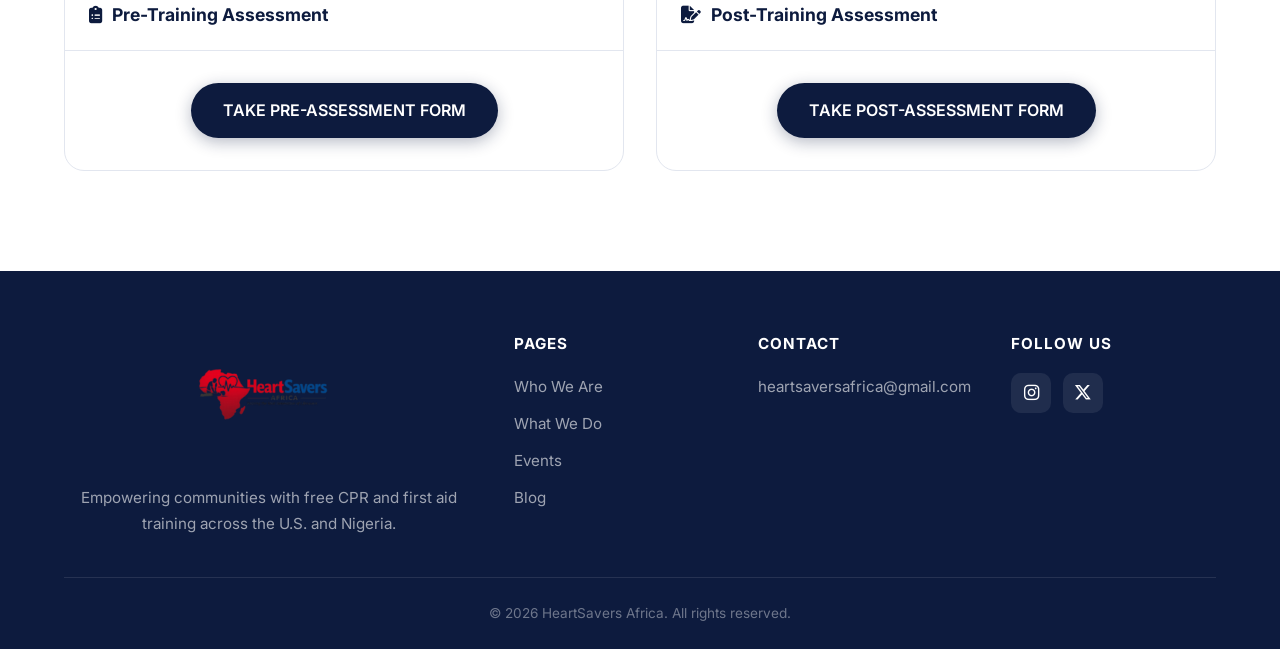
<file: events.html>
<!DOCTYPE html>
<html lang="en">
<head>
  <meta charset="UTF-8">
  <meta name="viewport" content="width=device-width, initial-scale=1.0">
  <title>Upcoming CPR Training Events — HeartSavers Africa</title>
  <meta name="description" content="Find upcoming free CPR and first aid training sessions by HeartSavers Africa in Nigeria and the U.S. Register your group for a session today.">

  <!-- Canonical -->
  <link rel="canonical" href="https://www.heartsaversafrica.org/events.html">

  <!-- Open Graph -->
  <meta property="og:type" content="website">
  <meta property="og:url" content="https://www.heartsaversafrica.org/events.html">
  <meta property="og:title" content="Upcoming CPR Training Events — HeartSavers Africa">
  <meta property="og:description" content="Find upcoming free CPR and first aid training sessions by HeartSavers Africa in Nigeria and the U.S. Register your group today.">
  <meta property="og:image" content="https://www.heartsaversafrica.org/assets/images/logo.png">
  <meta property="og:site_name" content="HeartSavers Africa">

  <!-- Twitter Card -->
  <meta name="twitter:card" content="summary_large_image">
  <meta name="twitter:site" content="@HeartSaversHQ">
  <meta name="twitter:title" content="Upcoming CPR Training Events — HeartSavers Africa">
  <meta name="twitter:description" content="Find upcoming free CPR training sessions in Nigeria and the U.S. Register your group today.">
  <meta name="twitter:image" content="https://www.heartsaversafrica.org/assets/images/logo.png">

  <!-- Schema: Event -->
  <script type="application/ld+json">
  {
    "@context": "https://schema.org",
    "@type": "Event",
    "name": "CPR & First Aid Training — Ibadan",
    "startDate": "2026-06-23T10:00:00+01:00",
    "endDate": "2026-06-23T13:00:00+01:00",
    "eventStatus": "https://schema.org/EventScheduled",
    "eventAttendanceMode": "https://schema.org/OfflineEventAttendanceMode",
    "location": {
      "@type": "Place",
      "name": "The International School, Ibadan",
      "address": {
        "@type": "PostalAddress",
        "addressLocality": "Ibadan",
        "addressCountry": "NG"
      }
    },
    "organizer": {
      "@type": "NonprofitOrganization",
      "name": "HeartSavers Africa",
      "url": "https://www.heartsaversafrica.org"
    },
    "description": "Free CPR and first aid training session open to students and staff.",
    "isAccessibleForFree": true,
    "url": "https://form.jotform.com/261377089532060"
  }
  </script>

  <link rel="stylesheet" href="css/style.css?v=1.1">
  <link rel="icon" href="assets/images/logo.png" type="image/png">
  <link rel="stylesheet" href="https://cdnjs.cloudflare.com/ajax/libs/font-awesome/6.5.2/css/all.min.css">
</head>
<body>

  <!-- NAVBAR -->
  <nav class="navbar" id="navbar">
    <div class="nav-container">
      <a href="index.html" class="nav-logo"><img src="assets/images/logo.png" alt="HeartSavers Africa Logo"></a>
      <div class="nav-links" id="navLinks">
        <a href="index.html">Who We Are</a>
        <a href="whatwedo.html">What We Do</a>
        <a href="events.html">Events</a>
        <a href="blog.html">Blog</a>
        <a href="events.html" class="nav-cta">Join a Training</a>
      </div>
      <button class="hamburger" id="hamburger" aria-label="Toggle menu">
        <span></span>
        <span></span>
        <span></span>
      </button>
    </div>
  </nav>
  <div class="mobile-overlay" id="mobileOverlay"></div>

  <!-- PAGE HEADER -->
  <section class="page-header">
    <div class="container">
      <h1>Upcoming Events</h1>
      <p>Find a free CPR training session near you and register your group today.</p>
    </div>
  </section>

  <!-- EVENTS -->
  <section class="section">
    <div class="container">
      <div class="section-header fade-up">
        <span class="label">Schedule</span>
        <h2>Upcoming Training Sessions</h2>
        <p>All sessions are free and open to groups. Reserve your spot now.</p>
      </div>

      <div class="events-grid">
  <p style="text-align:center; color:#6b7280; font-style:italic;">No upcoming events at the moment. Check back soon!</p>
</div>

<!-- PAST EVENTS -->
<div class="past-events-section fade-up" style="margin-top: 3rem;">
  <div class="section-header">
    <span class="label">Past Events</span>
    <h2>Previous Training Sessions</h2>
    <p>A look back at our completed training sessions.</p>
  </div>
  <div class="events-grid">
    <div class="event-card fade-up" style="opacity: 0.75;">
      <div class="event-date-bar" style="filter: grayscale(0.4);">
        <div><div class="day">23</div><div class="month">Jun 2026</div></div>
      </div>
      <div class="event-details">
        <span style="display:inline-block; background:#e5e7eb; color:#6b7280; font-size:0.75rem; font-weight:600; letter-spacing:0.05em; padding:2px 10px; border-radius:999px; margin-bottom:8px; text-transform:uppercase;">Completed</span>
        <h3>CPR & First Aid Training — Ibadan</h3>
        <div class="event-meta">
          <span><i class="fa-regular fa-clock"></i> 10:00 AM — 1:00 PM (WAT)</span>
          <span><i class="fa-solid fa-location-dot"></i> The International School, Ibadan, Nigeria</span>
          <span><i class="fa-solid fa-users"></i> Open to students and staff</span>
        </div>
      </div>
    </div>
  </div>
</div>

      <!-- SURVEYS -->
      <div class="survey-section fade-up">
        <div class="section-header">
          <span class="label">Assessments</span>
          <h2>Training Assessments</h2>
          <p>Complete the assessments before and after your training session.</p>
        </div>
        <div class="surveys-grid">
          <div class="survey-card">
            <h3><i class="fa-solid fa-clipboard-list"></i> Pre-Training Assessment</h3>
            <div style="padding: 32px; text-align: center;">
              <a href="https://forms.gle/Yp9ofPLYfyXxAM7y5" target="_blank" rel="noopener noreferrer" class="btn btn-navy">TAKE PRE-ASSESSMENT FORM</a>
            </div>
          </div>
          <div class="survey-card">
            <h3><i class="fa-solid fa-file-signature"></i> Post-Training Assessment</h3>
            <div style="padding: 32px; text-align: center;">
              <a href="https://forms.gle/rY64XfU36PrWKUuj8" target="_blank" rel="noopener noreferrer" class="btn btn-navy">TAKE POST-ASSESSMENT FORM</a>
            </div>
          </div>
        </div>
      </div>
    </div>
  </section>

  <!-- FOOTER -->
  <footer class="footer">
    <div class="container">
      <div class="footer-grid">
        <div class="footer-brand">
          <img src="assets/images/logo.png" alt="HeartSavers Africa" loading="lazy">
          <p>Empowering communities with free CPR and first aid training across the U.S. and Nigeria.</p>
        </div>
        <div>
          <h4>Pages</h4>
          <ul>
            <li><a href="index.html">Who We Are</a></li>
            <li><a href="whatwedo.html">What We Do</a></li>
            <li><a href="events.html">Events</a></li>
            <li><a href="blog.html">Blog</a></li>
          </ul>
        </div>
        <div>
          <h4>Contact</h4>
          <ul>
            <li><a href="mailto:heartsaversafrica@gmail.com">heartsaversafrica@gmail.com</a></li>
          </ul>
        </div>
        <div>
          <h4>Follow Us</h4>
          <div class="social-links">
            <a href="https://www.instagram.com/heartsaversafrica/" target="_blank" rel="noopener noreferrer" aria-label="HeartSavers Africa on Instagram"><i class="fa-brands fa-instagram"></i></a>
            <a href="https://x.com/HeartSaversHQ" target="_blank" rel="noopener noreferrer" aria-label="HeartSavers Africa on Twitter/X"><i class="fa-brands fa-x-twitter"></i></a>
          </div>
        </div>
      </div>
      <div class="footer-bottom">
        <p>&copy; 2026 HeartSavers Africa. All rights reserved.</p>
      </div>
    </div>
  </footer>

  <script src="js/main.js"></script>
</body>
</html>
</file>
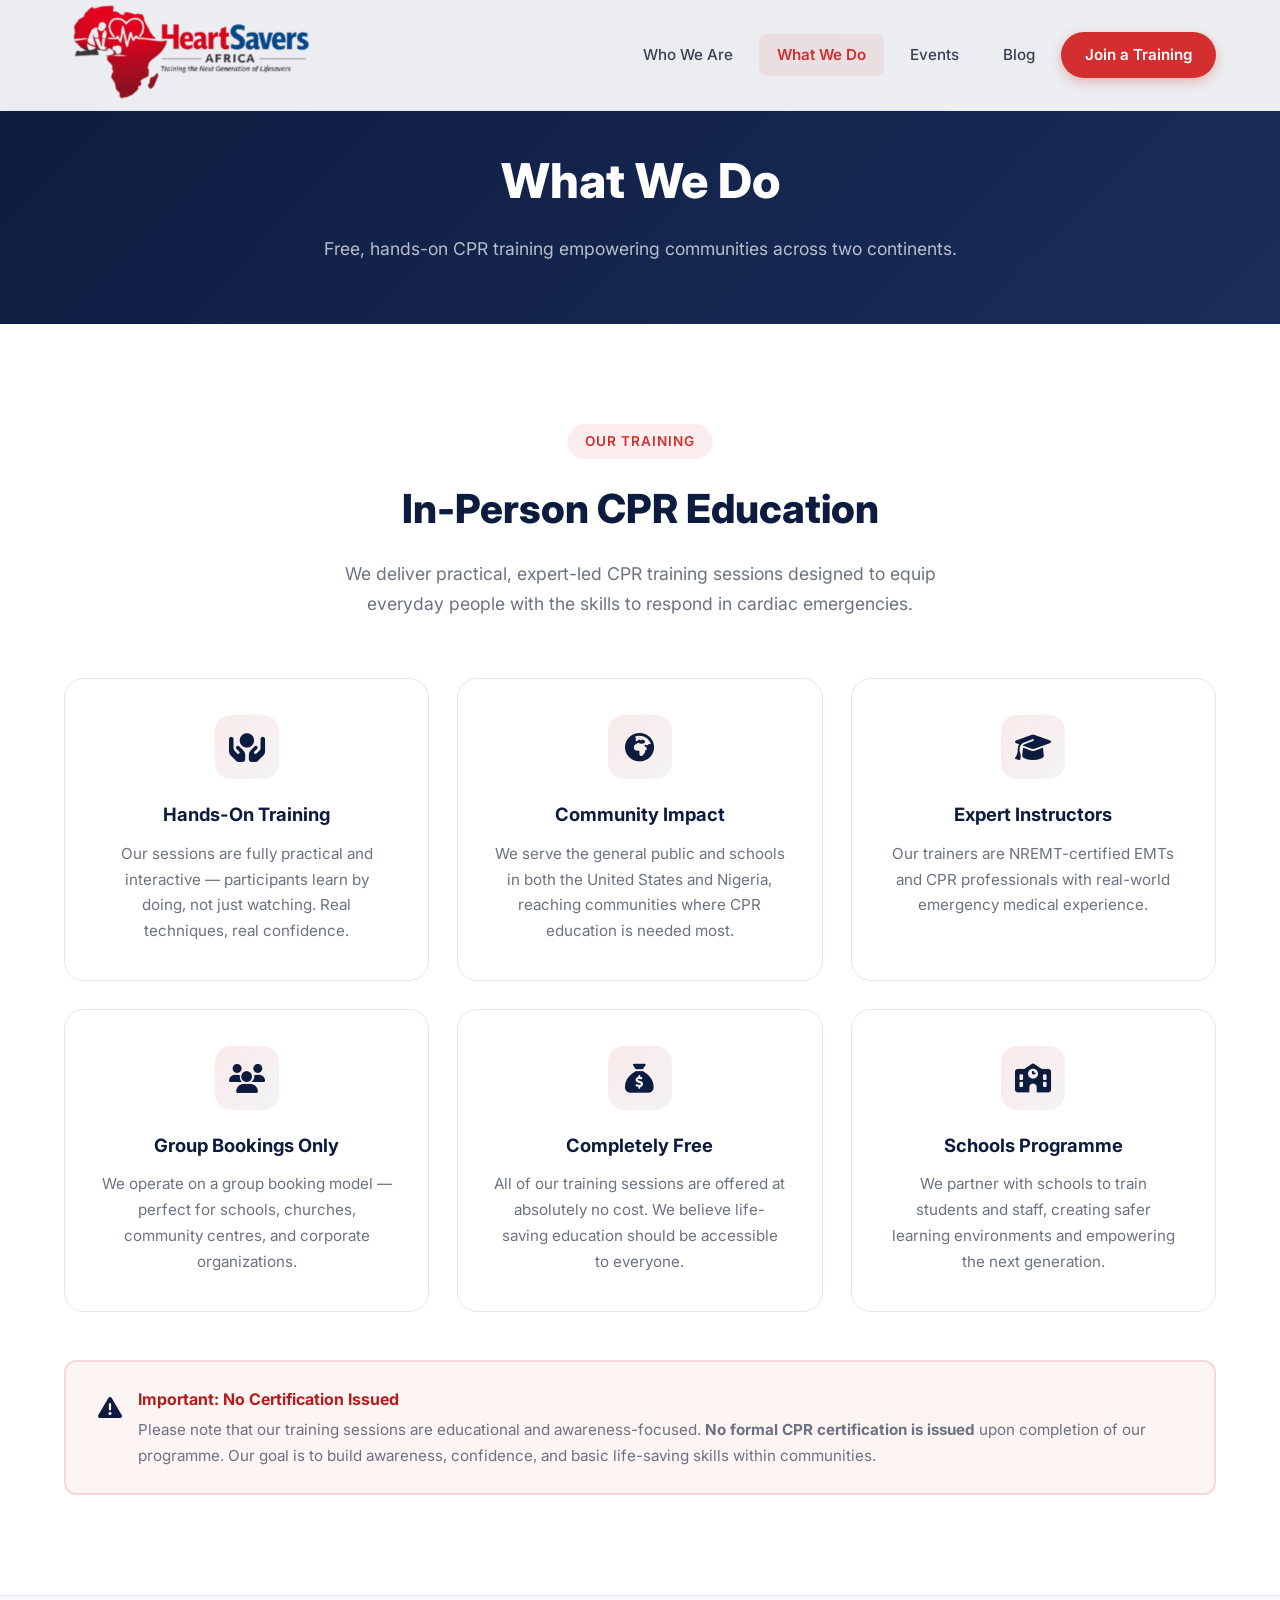
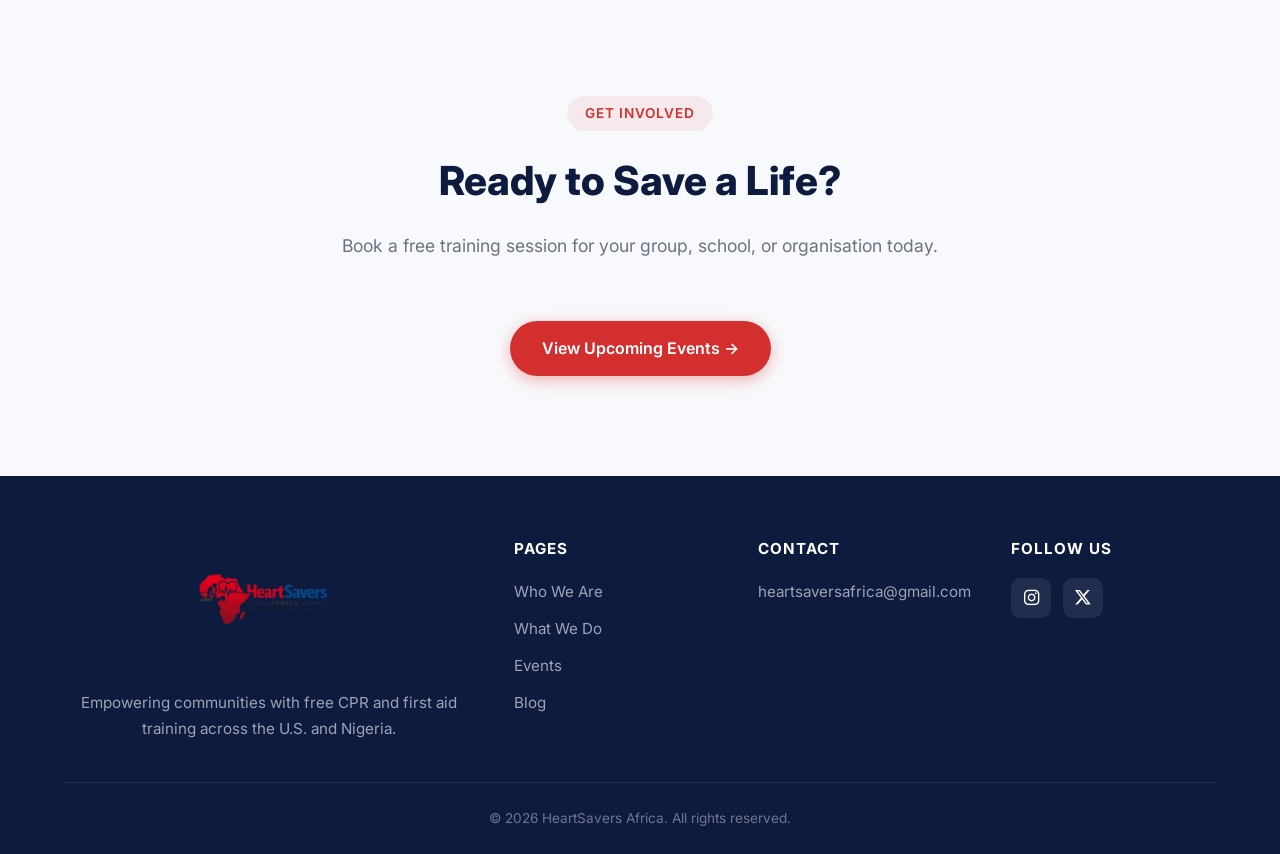
<file: whatwedo.html>
<!DOCTYPE html>
<html lang="en">
<head>
  <meta charset="UTF-8">
  <meta name="viewport" content="width=device-width, initial-scale=1.0">
  <title>What We Do — Free CPR Training | HeartSavers Africa</title>
  <meta name="description" content="HeartSavers Africa delivers free, hands-on CPR training to communities and schools across the U.S. and Nigeria. NREMT-certified instructors. Group bookings available.">

  <!-- Canonical -->
  <link rel="canonical" href="https://www.heartsaversafrica.org/whatwedo.html">

  <!-- Open Graph -->
  <meta property="og:type" content="website">
  <meta property="og:url" content="https://www.heartsaversafrica.org/whatwedo.html">
  <meta property="og:title" content="What We Do — Free CPR Training | HeartSavers Africa">
  <meta property="og:description" content="Free, hands-on CPR training for communities and schools across the U.S. and Nigeria. NREMT-certified instructors. Group bookings available.">
  <meta property="og:image" content="https://www.heartsaversafrica.org/assets/images/logo.png">
  <meta property="og:site_name" content="HeartSavers Africa">

  <!-- Twitter Card -->
  <meta name="twitter:card" content="summary_large_image">
  <meta name="twitter:site" content="@HeartSaversHQ">
  <meta name="twitter:title" content="What We Do — Free CPR Training | HeartSavers Africa">
  <meta name="twitter:description" content="Free, hands-on CPR training for communities and schools across the U.S. and Nigeria.">
  <meta name="twitter:image" content="https://www.heartsaversafrica.org/assets/images/logo.png">

  <!-- Schema: EducationalOrganization -->
  <script type="application/ld+json">
  {
    "@context": "https://schema.org",
    "@type": "EducationalOrganization",
    "name": "HeartSavers Africa",
    "url": "https://www.heartsaversafrica.org",
    "description": "Free CPR and first aid training for communities and schools across the U.S. and Nigeria.",
    "hasOfferCatalog": {
      "@type": "OfferCatalog",
      "name": "CPR Training Sessions",
      "itemListElement": [
        {
          "@type": "Offer",
          "itemOffered": {
            "@type": "Course",
            "name": "Hands-On CPR Training",
            "description": "Free, in-person CPR and first aid training for groups, schools, and communities.",
            "provider": { "@type": "Organization", "name": "HeartSavers Africa" }
          },
          "price": "0",
          "priceCurrency": "USD"
        }
      ]
    }
  }
  </script>

  <link rel="stylesheet" href="css/style.css?v=1.1">
  <link rel="icon" href="assets/images/logo.png" type="image/png">
  <link rel="stylesheet" href="https://cdnjs.cloudflare.com/ajax/libs/font-awesome/6.5.2/css/all.min.css">
</head>
<body>

  <!-- NAVBAR -->
  <nav class="navbar" id="navbar">
    <div class="nav-container">
      <a href="index.html" class="nav-logo"><img src="assets/images/logo.png" alt="HeartSavers Africa Logo"></a>
      <div class="nav-links" id="navLinks">
        <a href="index.html">Who We Are</a>
        <a href="whatwedo.html">What We Do</a>
        <a href="events.html">Events</a>
        <a href="blog.html">Blog</a>
        <a href="events.html" class="nav-cta">Join a Training</a>
      </div>
      <button class="hamburger" id="hamburger" aria-label="Toggle menu">
        <span></span><span></span><span></span>
      </button>
    </div>
  </nav>
  <div class="mobile-overlay" id="mobileOverlay"></div>

  <!-- PAGE HEADER -->
  <section class="page-header">
    <div class="container">
      <h1>What We Do</h1>
      <p>Free, hands-on CPR training empowering communities across two continents.</p>
    </div>
  </section>

  <!-- ABOUT OUR TRAINING -->
  <section class="section">
    <div class="container">
      <div class="section-header fade-up">
        <span class="label">Our Training</span>
        <h2>In-Person CPR Education</h2>
        <p>We deliver practical, expert-led CPR training sessions designed to equip everyday people with the skills to respond in cardiac emergencies.</p>
      </div>

      <div class="features-grid">
        <div class="feature-card fade-up">
          <div class="feature-icon"><i class="fa-solid fa-hands-holding-circle"></i></div>
          <h3>Hands-On Training</h3>
          <p>Our sessions are fully practical and interactive — participants learn by doing, not just watching. Real techniques, real confidence.</p>
        </div>
        <div class="feature-card fade-up">
          <div class="feature-icon"><i class="fa-solid fa-earth-africa"></i></div>
          <h3>Community Impact</h3>
          <p>We serve the general public and schools in both the United States and Nigeria, reaching communities where CPR education is needed most.</p>
        </div>
        <div class="feature-card fade-up">
          <div class="feature-icon"><i class="fa-solid fa-graduation-cap"></i></div>
          <h3>Expert Instructors</h3>
          <p>Our trainers are NREMT-certified EMTs and CPR professionals with real-world emergency medical experience.</p>
        </div>
        <div class="feature-card fade-up">
          <div class="feature-icon"><i class="fa-solid fa-users"></i></div>
          <h3>Group Bookings Only</h3>
          <p>We operate on a group booking model — perfect for schools, churches, community centres, and corporate organizations.</p>
        </div>
        <div class="feature-card fade-up">
          <div class="feature-icon"><i class="fa-solid fa-sack-dollar"></i></div>
          <h3>Completely Free</h3>
          <p>All of our training sessions are offered at absolutely no cost. We believe life-saving education should be accessible to everyone.</p>
        </div>
        <div class="feature-card fade-up">
          <div class="feature-icon"><i class="fa-solid fa-school"></i></div>
          <h3>Schools Programme</h3>
          <p>We partner with schools to train students and staff, creating safer learning environments and empowering the next generation.</p>
        </div>
      </div>

      <!-- NO CERTIFICATION NOTICE -->
      <div class="notice-box fade-up">
        <div class="icon"><i class="fa-solid fa-triangle-exclamation"></i></div>
        <div>
          <h4>Important: No Certification Issued</h4>
          <p>Please note that our training sessions are educational and awareness-focused. <strong>No formal CPR certification is issued</strong> upon completion of our programme. Our goal is to build awareness, confidence, and basic life-saving skills within communities.</p>
        </div>
      </div>
    </div>
  </section>

  <!-- CTA -->
  <section class="section section-alt">
    <div class="container" style="text-align:center;">
      <div class="section-header fade-up">
        <span class="label">Get Involved</span>
        <h2>Ready to Save a Life?</h2>
        <p>Book a free training session for your group, school, or organisation today.</p>
      </div>
      <a href="events.html" class="btn btn-primary fade-up">View Upcoming Events →</a>
    </div>
  </section>

  <!-- FOOTER -->
  <footer class="footer">
    <div class="container">
      <div class="footer-grid">
        <div class="footer-brand">
          <img src="assets/images/logo.png" alt="HeartSavers Africa" loading="lazy">
          <p>Empowering communities with free CPR and first aid training across the U.S. and Nigeria.</p>
        </div>
        <div>
          <h4>Pages</h4>
          <ul>
            <li><a href="index.html">Who We Are</a></li>
            <li><a href="whatwedo.html">What We Do</a></li>
            <li><a href="events.html">Events</a></li>
            <li><a href="blog.html">Blog</a></li>
          </ul>
        </div>
        <div>
          <h4>Contact</h4>
          <ul>
            <li><a href="mailto:heartsaversafrica@gmail.com">heartsaversafrica@gmail.com</a></li>
          </ul>
        </div>
        <div>
          <h4>Follow Us</h4>
          <div class="social-links">
            <a href="https://www.instagram.com/heartsaversafrica/" target="_blank" rel="noopener noreferrer" aria-label="HeartSavers Africa on Instagram"><i class="fa-brands fa-instagram"></i></a>
            <a href="https://x.com/HeartSaversHQ" target="_blank" rel="noopener noreferrer" aria-label="HeartSavers Africa on Twitter/X"><i class="fa-brands fa-x-twitter"></i></a>
          </div>
        </div>
      </div>
      <div class="footer-bottom">
        <p>&copy; 2026 HeartSavers Africa. All rights reserved.</p>
      </div>
    </div>
  </footer>

  <script src="js/main.js"></script>
</body>
</html>
</file>
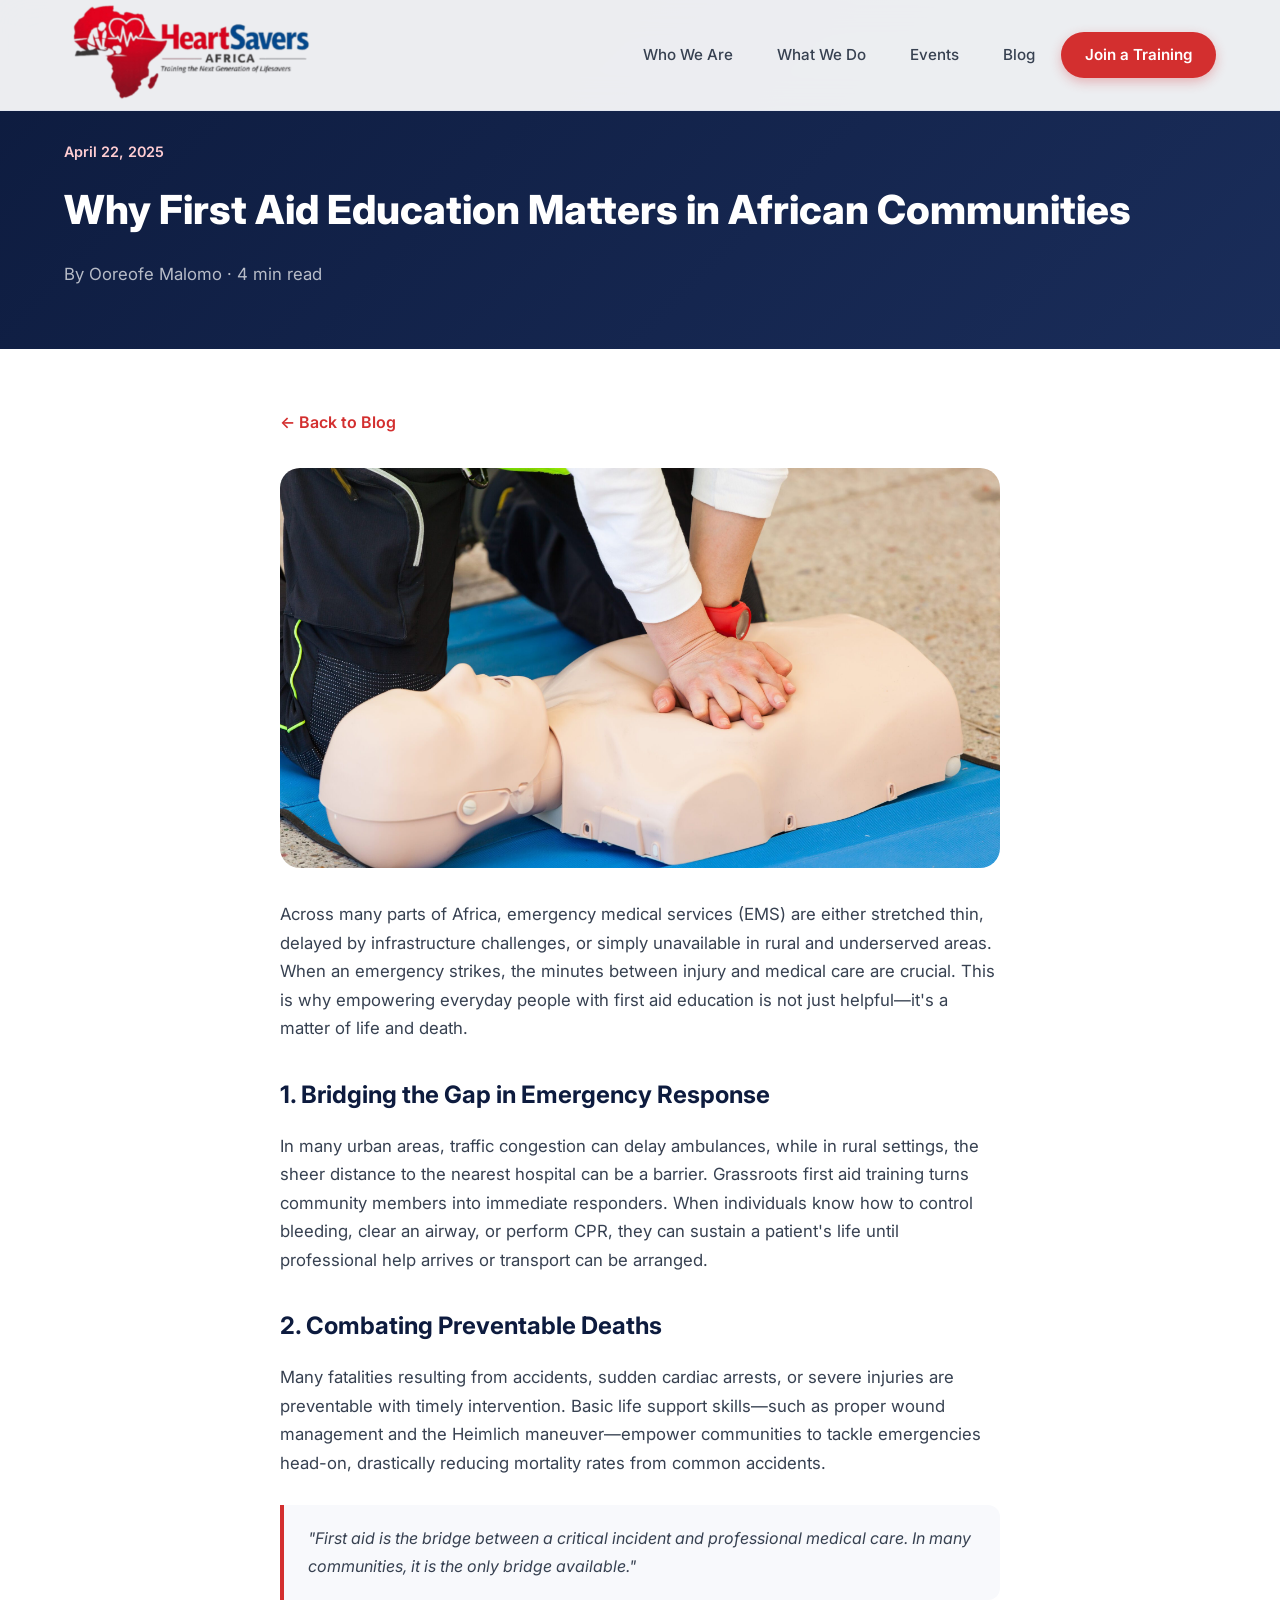
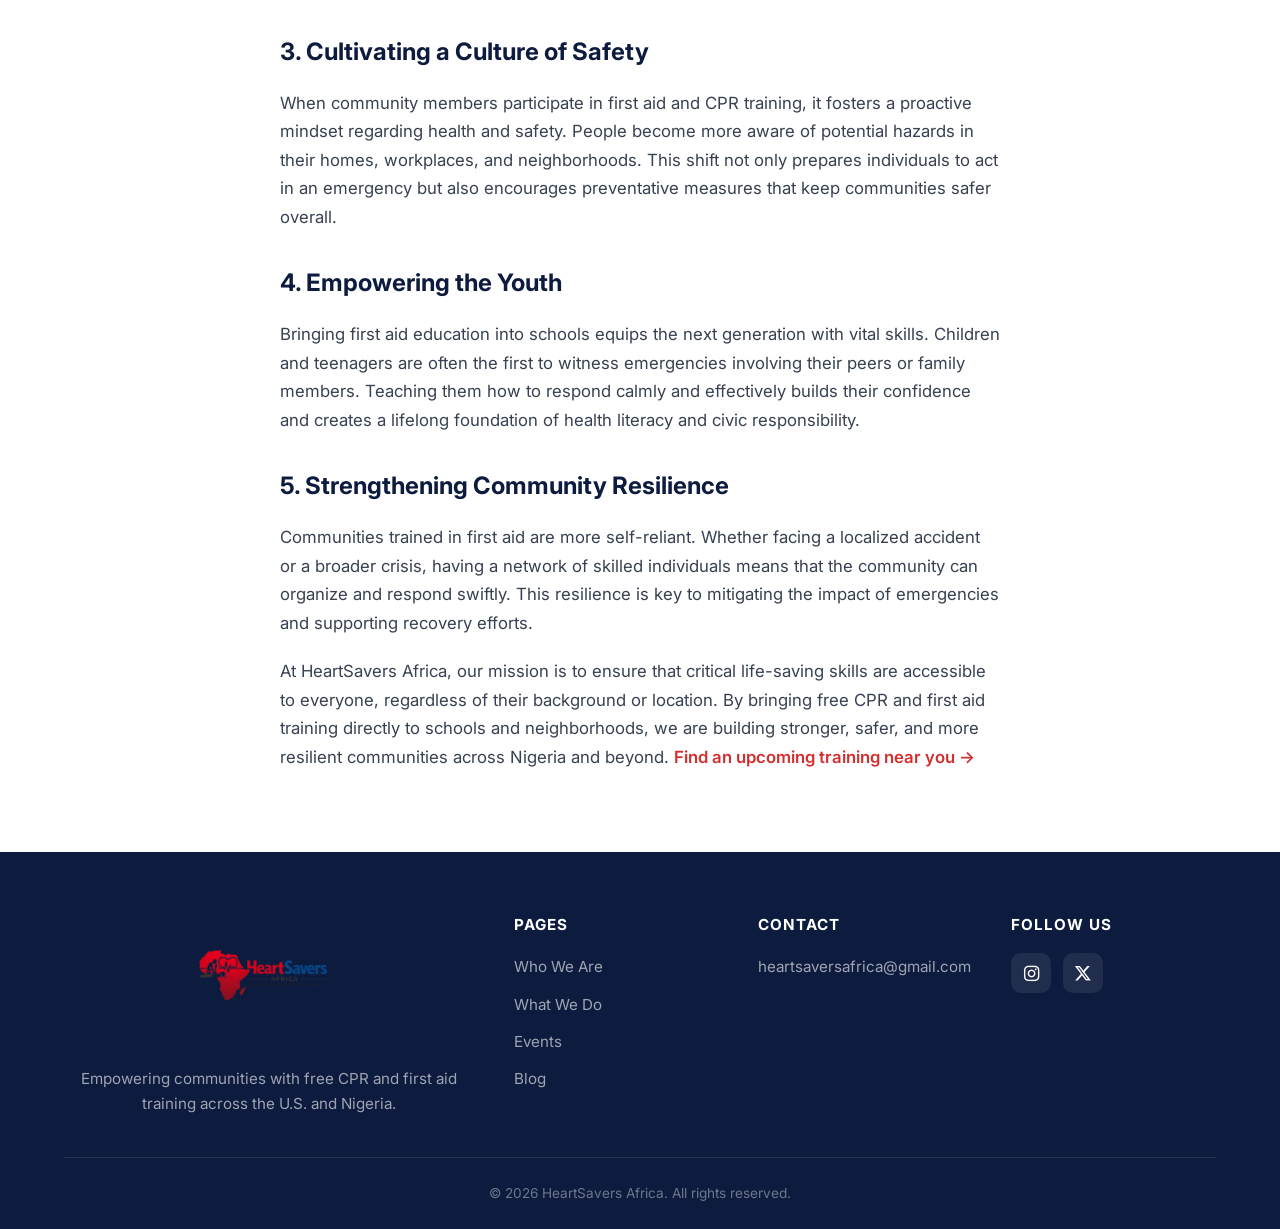
<file: why-first-aid-matters.html>
<!DOCTYPE html>
<html lang="en">
<head>
  <meta charset="UTF-8">
  <meta name="viewport" content="width=device-width, initial-scale=1.0">
  <title>Why First Aid Education Matters in African Communities — HeartSavers Africa</title>
  <meta name="description" content="Emergency medical services are limited across many parts of Africa. Learn why grassroots first aid and CPR training is a game-changer for community resilience.">

  <!-- Canonical -->
  <link rel="canonical" href="https://www.heartsaversafrica.org/why-first-aid-matters.html">

  <!-- Open Graph -->
  <meta property="og:type" content="article">
  <meta property="og:url" content="https://www.heartsaversafrica.org/why-first-aid-matters.html">
  <meta property="og:title" content="Why First Aid Education Matters in African Communities">
  <meta property="og:description" content="Emergency medical services are limited across many parts of Africa. Learn why grassroots first aid and CPR training is a game-changer.">
  <meta property="og:image" content="https://www.heartsaversafrica.org/assets/images/why-cpr-is-important-scaled.jpg">
  <meta property="og:site_name" content="HeartSavers Africa">
  <meta property="article:published_time" content="2025-04-22">
  <meta property="article:author" content="Ooreofe Malomo">

  <!-- Twitter Card -->
  <meta name="twitter:card" content="summary_large_image">
  <meta name="twitter:site" content="@HeartSaversHQ">
  <meta name="twitter:title" content="Why First Aid Education Matters in African Communities">
  <meta name="twitter:description" content="Emergency medical services are limited across many parts of Africa. Learn why grassroots first aid training is a game-changer.">
  <meta name="twitter:image" content="https://www.heartsaversafrica.org/assets/images/why-cpr-is-important-scaled.jpg">

  <!-- Schema: Article -->
  <script type="application/ld+json">
  {
    "@context": "https://schema.org",
    "@type": "Article",
    "headline": "Why First Aid Education Matters in African Communities",
    "description": "Access to emergency medical services remains limited across many parts of Africa. Here is why grassroots first aid training is a game-changer.",
    "image": "https://www.heartsaversafrica.org/assets/images/why-cpr-is-important-scaled.jpg",
    "datePublished": "2025-04-22",
    "author": {
      "@type": "Person",
      "name": "Ooreofe Malomo"
    },
    "publisher": {
      "@type": "NonprofitOrganization",
      "name": "HeartSavers Africa",
      "logo": {
        "@type": "ImageObject",
        "url": "https://www.heartsaversafrica.org/assets/images/logo.png"
      }
    },
    "mainEntityOfPage": "https://www.heartsaversafrica.org/why-first-aid-matters.html"
  }
  </script>

  <link rel="stylesheet" href="css/style.css?v=1.1">
  <link rel="icon" href="assets/images/logo.png" type="image/png">
  <link rel="stylesheet" href="https://cdnjs.cloudflare.com/ajax/libs/font-awesome/6.5.2/css/all.min.css">
</head>
<body>

  <!-- NAVBAR -->
  <nav class="navbar" id="navbar">
    <div class="nav-container">
      <a href="index.html" class="nav-logo"><img src="assets/images/logo.png" alt="HeartSavers Africa Logo"></a>
      <div class="nav-links" id="navLinks">
        <a href="index.html">Who We Are</a>
        <a href="whatwedo.html">What We Do</a>
        <a href="events.html">Events</a>
        <a href="blog.html">Blog</a>
        <a href="events.html" class="nav-cta">Join a Training</a>
      </div>
      <button class="hamburger" id="hamburger" aria-label="Toggle menu">
        <span></span><span></span><span></span>
      </button>
    </div>
  </nav>
  <div class="mobile-overlay" id="mobileOverlay"></div>

  <!-- POST HEADER -->
  <section class="blog-post-header">
    <div class="container">
      <div class="date">April 22, 2025</div>
      <h1>Why First Aid Education Matters in African Communities</h1>
      <p>By Ooreofe Malomo · 4 min read</p>
    </div>
  </section>

  <!-- POST CONTENT -->
  <section class="blog-post-content">
    <div class="container">
      <div class="article">
        <a href="blog.html" class="back-link">← Back to Blog</a>

        <img src="assets/images/why-cpr-is-important-scaled.jpg" alt="Community members participating in a first aid education session in Africa" style="width: 100%; border-radius: var(--radius-lg); margin-bottom: 32px; object-fit: cover; max-height: 400px;" loading="lazy">

        <p>Across many parts of Africa, emergency medical services (EMS) are either stretched thin, delayed by infrastructure challenges, or simply unavailable in rural and underserved areas. When an emergency strikes, the minutes between injury and medical care are crucial. This is why empowering everyday people with first aid education is not just helpful—it's a matter of life and death.</p>

        <h2>1. Bridging the Gap in Emergency Response</h2>
        <p>In many urban areas, traffic congestion can delay ambulances, while in rural settings, the sheer distance to the nearest hospital can be a barrier. Grassroots first aid training turns community members into immediate responders. When individuals know how to control bleeding, clear an airway, or perform CPR, they can sustain a patient's life until professional help arrives or transport can be arranged.</p>

        <h2>2. Combating Preventable Deaths</h2>
        <p>Many fatalities resulting from accidents, sudden cardiac arrests, or severe injuries are preventable with timely intervention. Basic life support skills—such as proper wound management and the Heimlich maneuver—empower communities to tackle emergencies head-on, drastically reducing mortality rates from common accidents.</p>

        <blockquote>"First aid is the bridge between a critical incident and professional medical care. In many communities, it is the only bridge available."</blockquote>

        <h2>3. Cultivating a Culture of Safety</h2>
        <p>When community members participate in first aid and CPR training, it fosters a proactive mindset regarding health and safety. People become more aware of potential hazards in their homes, workplaces, and neighborhoods. This shift not only prepares individuals to act in an emergency but also encourages preventative measures that keep communities safer overall.</p>

        <h2>4. Empowering the Youth</h2>
        <p>Bringing first aid education into schools equips the next generation with vital skills. Children and teenagers are often the first to witness emergencies involving their peers or family members. Teaching them how to respond calmly and effectively builds their confidence and creates a lifelong foundation of health literacy and civic responsibility.</p>

        <h2>5. Strengthening Community Resilience</h2>
        <p>Communities trained in first aid are more self-reliant. Whether facing a localized accident or a broader crisis, having a network of skilled individuals means that the community can organize and respond swiftly. This resilience is key to mitigating the impact of emergencies and supporting recovery efforts.</p>

        <p>At HeartSavers Africa, our mission is to ensure that critical life-saving skills are accessible to everyone, regardless of their background or location. By bringing free CPR and first aid training directly to schools and neighborhoods, we are building stronger, safer, and more resilient communities across Nigeria and beyond. <a href="events.html" style="color: var(--red); font-weight: 600;">Find an upcoming training near you →</a></p>
      </div>
    </div>
  </section>

  <!-- FOOTER -->
  <footer class="footer">
    <div class="container">
      <div class="footer-grid">
        <div class="footer-brand">
          <img src="assets/images/logo.png" alt="HeartSavers Africa" loading="lazy">
          <p>Empowering communities with free CPR and first aid training across the U.S. and Nigeria.</p>
        </div>
        <div>
          <h4>Pages</h4>
          <ul>
            <li><a href="index.html">Who We Are</a></li>
            <li><a href="whatwedo.html">What We Do</a></li>
            <li><a href="events.html">Events</a></li>
            <li><a href="blog.html">Blog</a></li>
          </ul>
        </div>
        <div>
          <h4>Contact</h4>
          <ul>
            <li><a href="mailto:heartsaversafrica@gmail.com">heartsaversafrica@gmail.com</a></li>
          </ul>
        </div>
        <div>
          <h4>Follow Us</h4>
          <div class="social-links">
            <a href="https://www.instagram.com/heartsaversafrica/" target="_blank" rel="noopener noreferrer" aria-label="HeartSavers Africa on Instagram"><i class="fa-brands fa-instagram"></i></a>
            <a href="https://x.com/HeartSaversHQ" target="_blank" rel="noopener noreferrer" aria-label="HeartSavers Africa on Twitter/X"><i class="fa-brands fa-x-twitter"></i></a>
          </div>
        </div>
      </div>
      <div class="footer-bottom">
        <p>&copy; 2026 HeartSavers Africa. All rights reserved.</p>
      </div>
    </div>
  </footer>

  <script src="js/main.js"></script>
</body>
</html>
</file>
<file: css/style.css>
@import url('https://fonts.googleapis.com/css2?family=Inter:wght@300;400;500;600;700;800;900&display=swap');

:root {
  --red: #D32F2F;
  --red-dark: #B71C1C;
  --red-light: #FFCDD2;
  --navy: #0D1B3E;
  --navy-light: #1A2D5A;
  --white: #FFFFFF;
  --off-white: #F8F9FC;
  --gray-100: #F1F3F8;
  --gray-200: #E2E6EF;
  --gray-300: #C5CAD6;
  --gray-500: #6B7280;
  --gray-700: #374151;
  --shadow-sm: 0 1px 3px rgba(13,27,62,0.08);
  --shadow-md: 0 4px 16px rgba(13,27,62,0.1);
  --shadow-lg: 0 8px 32px rgba(13,27,62,0.12);
  --shadow-xl: 0 16px 48px rgba(13,27,62,0.16);
  --radius: 12px;
  --radius-lg: 20px;
  --transition: 0.3s cubic-bezier(0.4,0,0.2,1);
}

*, *::before, *::after {
   box-sizing: border-box;
   margin: 0;
   padding: 0; 
  }

html { 
  scroll-behavior: smooth; 
}

body {
  font-family: 'Inter', sans-serif;
  color: var(--navy);
  background: var(--white);
  line-height: 1.7;
  overflow-x: hidden;
}

a { 
   text-decoration: none;
   color: inherit;
   }

ul { 
  list-style: none; 
}

img {
   max-width: 100%;
   display: block;
   }

.container { 
  max-width: 1200px;
   margin: 0 auto;
    padding: 0 24px;
   }

/* ─── NAVBAR ─── */
.navbar {
  position: fixed;

  top: 0;
  left: 0;
  right: 0;
  z-index: 1000;
  background: rgba(255,255,255,0.92);
  backdrop-filter: blur(16px);
  border-bottom: 1px solid var(--gray-200);
  transition: var(--transition);
}

.navbar.scrolled {
   box-shadow: var(--shadow-md);
   }

.nav-container {
  max-width: 1200px;
  margin: 0 auto;
  padding: 0 24px;
  display: flex;
  align-items: center;
  justify-content: space-between;
  height: 110px;
}

.nav-logo img {
   height: 240px;
   width: auto;
}

.nav-links {
   display: flex;
   gap: 8px;
   align-items: center;
}

.nav-links a {
  padding: 8px 18px;
  border-radius: 8px;
  font-weight: 500;
  font-size: 0.95rem;
  color: var(--gray-700);
  transition: var(--transition);
  position: relative;
}

.nav-links a:hover {
   color: var(--red);
   background: var(--red-light);
  }

.nav-links a.active {
   color: var(--red);
   font-weight: 600;
   background: rgba(211,47,47,0.08);
  }

.nav-cta {
  background: var(--red);
  color: var(--white) !important;
  padding: 10px 24px !important;
  border-radius: 50px !important;
  font-weight: 600 !important;
  box-shadow: 0 4px 12px rgba(211,47,47,0.3);
}

.nav-cta:hover { 
  background: var(--red-dark) !important;
  transform: translateY(-1px);
 }

.hamburger {
  display: none;
  flex-direction: column;
  gap: 5px;
  cursor: pointer;
  background: none;
  border: none;
  padding: 8px;
  z-index: 1001;
}

.hamburger span {
  display: block;
  width: 24px;
  height: 2.5px;
  background: var(--navy);
  border-radius: 2px;
  transition: var(--transition);
}

.hamburger.active span:nth-child(1) {
  transform: rotate(45deg) translate(5px,5px);
}

.hamburger.active span:nth-child(2) {
   opacity: 0;
 }

.hamburger.active span:nth-child(3) {
   transform: rotate(-45deg) translate(5px,-5px);
}

/* ─── HERO ─── */
.hero {
  min-height: 100vh;
  display: flex;
  align-items: center;
  background: url('../assets/images/hero-cpr-training.jpg') center/cover no-repeat;
  position: relative;
  overflow: hidden;
  padding-top: 100px;
}

.hero::before {
  content: '';
  position: absolute;
  inset: 0;
  background: rgba(0,0,0,0.2);
}

.hero::after {
  display: none;
 }

.hero-content {
   position: relative;
   z-index: 2;
   text-align: center;
   max-width: 800px;
   margin: 0 auto;
   padding: 60px 24px;
}

.hero-badge {
  display: inline-flex;
  align-items: center;
  gap: 8px;
  background: rgba(255,255,255,0.12);
  border: 1px solid rgba(255,255,255,0.2);
  padding: 8px 20px;
  border-radius: 50px;
  font-size: 0.85rem;
  color: var(--red-light);
  margin-bottom: 24px;
  backdrop-filter: blur(8px);
}

.hero h1 {
  font-size: clamp(2.5rem, 5vw, 4rem);
  font-weight: 800;
  color: var(--white);
  line-height: 1.15;
  margin-bottom: 20px;
}

.hero h1 span {
   color: var(--red); 
  }

.hero p {
   font-size: 1.2rem;
   color: rgba(255,255,255,0.8);
   margin-bottom: 40px;
   max-width: 600px;
   margin-left: auto;
   margin-right: auto;
   }

.hero-buttons {
  display: flex;
  gap: 16px;
  justify-content: center;
  flex-wrap: wrap; 
}

/* ─── BUTTONS ─── */
.btn {
  display: inline-flex;
  align-items: center;
  gap: 8px;
  padding: 14px 32px;
  border-radius: 50px;
  font-weight: 600;
  font-size: 1rem;
  cursor: pointer;
  transition: var(--transition);
  border: none;
  font-family: inherit;
}

.btn-primary {
  background: var(--red); color: var(--white);
  box-shadow: 0 4px 16px rgba(211,47,47,0.35);
}
.btn-primary:hover { background: var(--red-dark); transform: translateY(-2px); box-shadow: 0 6px 24px rgba(211,47,47,0.4); }
.btn-outline {
  background: transparent; color: var(--white); border: 2px solid rgba(255,255,255,0.4);
}
.btn-outline:hover { background: rgba(255,255,255,0.1); border-color: var(--white); }
.btn-navy { background: var(--navy); color: var(--white); box-shadow: 0 4px 16px rgba(13,27,62,0.3); }
.btn-navy:hover { background: var(--navy-light); transform: translateY(-2px); }

/* ─── SECTIONS ─── */
.section { padding: 100px 0; border-bottom: 1px solid var(--gray-200); }
.section:last-of-type { border-bottom: none; }
.section-alt { background: var(--off-white); }
.section-header { text-align: center; margin-bottom: 60px; }
.section-header .label {
  display: inline-block; background: rgba(211,47,47,0.08); color: var(--red);
  padding: 6px 18px; border-radius: 50px; font-size: 0.85rem; font-weight: 600;
  margin-bottom: 16px; text-transform: uppercase; letter-spacing: 1px;
}
.section-header h2 { font-size: clamp(1.8rem, 3.5vw, 2.5rem); font-weight: 800; margin-bottom: 16px; }
.section-header p { color: var(--gray-500); font-size: 1.1rem; max-width: 600px; margin: 0 auto; }

/* ─── MISSION ─── */
.mission-grid { display: grid; grid-template-columns: 1fr 1fr; gap: 32px; }
.mission-card {
  background: var(--white); border-radius: var(--radius-lg); padding: 40px;
  border: 1px solid var(--gray-200); transition: var(--transition);
}
.mission-card:hover { transform: translateY(-4px); box-shadow: var(--shadow-lg); }
.mission-icon {
  width: 56px; height: 56px; border-radius: 14px; display: flex; align-items: center;
  justify-content: center; font-size: 1.5rem; margin-bottom: 20px;
}
.mission-icon.red { background: rgba(211,47,47,0.1); color: var(--red); }
.mission-icon.navy { background: rgba(13,27,62,0.1); color: var(--navy); }
.mission-card h3 { font-size: 1.3rem; font-weight: 700; margin-bottom: 12px; }
.mission-card p { color: var(--gray-500); }

/* ─── FOUNDERS ─── */
.founders-grid { display: grid; grid-template-columns: repeat(auto-fit, minmax(300px, 1fr)); gap: 40px; max-width: 900px; margin: 0 auto; }
.founder-card {
  background: var(--white); border: 1px solid var(--gray-200); border-radius: var(--radius-lg);
  padding: 40px 32px; text-align: center; transition: var(--transition);
  display: flex; flex-direction: column; align-items: center;
}
.founder-card:hover { transform: translateY(-6px); box-shadow: var(--shadow-lg); border-color: var(--navy-light); }
.founder-photo {
  width: 160px; height: 160px; border-radius: 50%; margin: 0 auto 24px;
  background: linear-gradient(135deg, var(--red-light), var(--gray-200));
  display: flex; align-items: center; justify-content: center;
  border: 4px solid var(--white); box-shadow: var(--shadow-md);
  overflow: hidden;
}
.founder-photo img {
  width: 100%; height: 100%; object-fit: cover;
}
.founder-card h3 { font-size: 1.3rem; font-weight: 700; margin-bottom: 6px; color: var(--navy); }
.founder-card .role { color: var(--red); font-weight: 600; font-size: 0.95rem; margin-bottom: 16px; }
.founder-card p { color: var(--gray-500); font-size: 0.95rem; line-height: 1.6; }

/* ─── NREMT BADGE ─── */
.cert-banner {
  background: linear-gradient(135deg, var(--navy), var(--navy-light));
  border-radius: var(--radius-lg); padding: 48px; text-align: center; color: var(--white);
  margin-top: 60px;
}
.cert-banner h3 { font-size: 1.5rem; margin-bottom: 8px; }
.cert-banner p { color: rgba(255,255,255,0.7); }
.cert-badge {
  display: inline-flex; align-items: center; gap: 10px;
  background: rgba(255,255,255,0.1); border: 1px solid rgba(255,255,255,0.2);
  padding: 12px 28px; border-radius: 50px; margin-top: 20px; font-weight: 600;
}

/* ─── PARTNERS ─── */
.partners-grid { display: flex; gap: 40px; justify-content: center; flex-wrap: wrap; }
.partner-card {
  background: var(--white); border: 1px solid var(--gray-200); border-radius: var(--radius-lg);
  padding: 40px; text-align: center; transition: var(--transition); min-width: 280px;
  display: flex; flex-direction: column; align-items: center; justify-content: center;
}
.partner-card:hover { transform: translateY(-6px); box-shadow: var(--shadow-lg); border-color: var(--navy-light); }
.partner-logo {
  height: 150px; 
  width: 100%;
  margin: 0 auto 24px;
  display: flex;
  align-items: center;
  justify-content: center;
}
.partner-logo img {
  width: 100%;
  height: 100%;
  object-fit: contain; 
}

.partner-logo--large {
  height: 220px; 
}

.partner-card h4 { font-weight: 700; color: var(--navy); }

/* ─── FEATURE CARDS ─── */
.features-grid { display: grid; grid-template-columns: repeat(3, 1fr); gap: 28px; }
.feature-card {
  background: var(--white); border: 1px solid var(--gray-200); border-radius: var(--radius-lg);
  padding: 36px; text-align: center; transition: var(--transition); position: relative; overflow: hidden;
}
.feature-card::before {
  content: ''; position: absolute; top: 0; left: 0; right: 0; height: 4px;
  background: linear-gradient(90deg, var(--red), var(--navy));
  transform: scaleX(0); transition: var(--transition); transform-origin: left;
}
.feature-card:hover::before { transform: scaleX(1); }
.feature-card:hover { transform: translateY(-6px); box-shadow: var(--shadow-lg); }
.feature-icon {
  width: 64px; height: 64px; border-radius: 16px;
  background: linear-gradient(135deg, rgba(211,47,47,0.1), rgba(13,27,62,0.05));
  display: flex; align-items: center; justify-content: center;
  margin: 0 auto 20px; font-size: 1.8rem;
}
.feature-card h3 { font-size: 1.15rem; font-weight: 700; margin-bottom: 10px; }
.feature-card p { color: var(--gray-500); font-size: 0.95rem; }

/* ─── NOTICE ─── */
.notice-box {
  background: rgba(211,47,47,0.05); border: 2px solid rgba(211,47,47,0.15);
  border-radius: var(--radius); padding: 24px 32px; display: flex; align-items: flex-start;
  gap: 16px; margin-top: 48px;
}
.notice-box .icon { font-size: 1.5rem; flex-shrink: 0; margin-top: 2px; }
.notice-box h4 { font-weight: 700; margin-bottom: 4px; color: var(--red-dark); }
.notice-box p { color: var(--gray-500); font-size: 0.95rem; }

/* ─── EVENTS ─── */
.events-grid { display: grid; grid-template-columns: repeat(auto-fit, minmax(320px, 1fr)); gap: 28px; }
.event-card {
  background: var(--white); border: 1px solid var(--gray-200); border-radius: var(--radius-lg);
  overflow: hidden; transition: var(--transition);
}
.event-card:hover { transform: translateY(-4px); box-shadow: var(--shadow-lg); }
.event-date-bar {
  background: linear-gradient(135deg, var(--red), var(--red-dark)); color: var(--white);
  padding: 16px 24px; display: flex; align-items: center; gap: 12px;
}
.event-date-bar .day { font-size: 2rem; font-weight: 800; line-height: 1; }
.event-date-bar .month { font-size: 0.85rem; text-transform: uppercase; font-weight: 600; letter-spacing: 1px; }
.event-details { padding: 24px; }
.event-details h3 { font-size: 1.15rem; font-weight: 700; margin-bottom: 12px; }
.event-meta { display: flex; flex-direction: column; gap: 8px; margin-bottom: 20px; }
.event-meta span { display: flex; align-items: center; gap: 8px; color: var(--gray-500); font-size: 0.9rem; }
.event-details .btn { width: 100%; justify-content: center; }

/* ─── SURVEY SECTION ─── */
.survey-section { margin-top: 80px; }
.surveys-grid { display: grid; grid-template-columns: 1fr 1fr; gap: 32px; }
.survey-card {
  background: var(--white); border: 1px solid var(--gray-200); border-radius: var(--radius-lg);
  overflow: hidden;
}
.survey-card h3 {
  padding: 20px 24px; font-size: 1.1rem; font-weight: 700;
  border-bottom: 1px solid var(--gray-200); display: flex; align-items: center; gap: 10px;
}
.survey-card iframe { width: 100%; height: 500px; border: none; }

/* ─── BLOG ─── */
.blog-grid { display: grid; grid-template-columns: repeat(auto-fit, minmax(340px, 1fr)); gap: 28px; }
.blog-card {
  background: var(--white); border: 1px solid var(--gray-200); border-radius: var(--radius-lg);
  overflow: hidden; transition: var(--transition);
}
.blog-card:hover { transform: translateY(-4px); box-shadow: var(--shadow-lg); }
.blog-thumb {
  height: 200px; background: linear-gradient(135deg, var(--red-light), var(--gray-200));
  display: flex; align-items: center; justify-content: center; font-size: 3rem; overflow: hidden;
}
.blog-thumb img { width: 100%; height: 100%; object-fit: cover; }
.blog-body { padding: 24px; }
.blog-body .date { color: var(--red); font-size: 0.85rem; font-weight: 600; margin-bottom: 8px; }
.blog-body h3 { font-size: 1.15rem; font-weight: 700; margin-bottom: 10px; line-height: 1.4; }
.blog-body p { color: var(--gray-500); font-size: 0.95rem; margin-bottom: 20px; }
.blog-body .btn { padding: 10px 24px; font-size: 0.9rem; }

/* ─── BLOG POST ─── */
.blog-post-header {
  padding-top: 140px; padding-bottom: 60px;
  background: linear-gradient(135deg, var(--navy), var(--navy-light));
  color: var(--white);
}
.blog-post-header .date { color: var(--red-light); font-weight: 600; font-size: 0.9rem; margin-bottom: 12px; }
.blog-post-header h1 { font-size: clamp(1.8rem, 3.5vw, 2.5rem); font-weight: 800; margin-bottom: 16px; }
.blog-post-header p { color: rgba(255,255,255,0.7); font-size: 1.05rem; }
.blog-post-content { padding: 60px 0; }
.blog-post-content .article { max-width: 720px; margin: 0 auto; }
.blog-post-content .article h2 { font-size: 1.5rem; font-weight: 700; margin: 32px 0 16px; }
.blog-post-content .article p { color: var(--gray-700); margin-bottom: 20px; font-size: 1.05rem; }
.blog-post-content .article ul { padding-left: 24px; margin-bottom: 20px; }
.blog-post-content .article ul li { color: var(--gray-700); margin-bottom: 8px; list-style: disc; font-size: 1.05rem; }
.blog-post-content .article blockquote {
  border-left: 4px solid var(--red); padding: 20px 24px; margin: 28px 0;
  background: var(--off-white); border-radius: 0 var(--radius) var(--radius) 0;
  font-style: italic; color: var(--gray-700);
}
.back-link {
  display: inline-flex; align-items: center; gap: 8px; color: var(--red);
  font-weight: 600; margin-bottom: 32px; transition: var(--transition);
}
.back-link:hover { gap: 12px; }

/* ─── PAGE HEADERS ─── */
.page-header {
  padding: 140px 0 60px;
  background: linear-gradient(135deg, var(--navy), var(--navy-light));
  text-align: center; color: var(--white);
}
.page-header h1 { font-size: clamp(2rem, 4vw, 3rem); font-weight: 800; margin-bottom: 12px; }
.page-header p { color: rgba(255,255,255,0.7); font-size: 1.1rem; }

/* ─── FOOTER ─── */
.footer {
  background: var(--navy); color: var(--white); padding: 60px 0 0;
}
.footer-grid {
  display: grid; grid-template-columns: 2fr 1fr 1fr 1fr; gap: 40px;
  padding-bottom: 40px; border-bottom: 1px solid rgba(255,255,255,0.1);
}
.footer-brand { display: flex; flex-direction: column; align-items: center; text-align: center; }
.footer-brand p { color: rgba(255,255,255,0.6); margin-top: 16px; font-size: 0.95rem; }
.footer-brand img { height: 130px; margin-bottom: 8px; }
.footer h4 { font-size: 0.95rem; font-weight: 700; margin-bottom: 16px; text-transform: uppercase; letter-spacing: 1px; }
.footer ul li { margin-bottom: 10px; }
.footer ul li a { color: rgba(255,255,255,0.6); transition: var(--transition); font-size: 0.95rem; }
.footer ul li a:hover { color: var(--white); }
.social-links { display: flex; gap: 12px; }
.social-links a {
  width: 40px; height: 40px; border-radius: 10px;
  background: rgba(255,255,255,0.08); display: flex; align-items: center;
  justify-content: center; transition: var(--transition); font-size: 1.1rem;
}
.social-links a:hover { background: var(--red); transform: translateY(-2px); }
.footer-bottom {
  padding: 24px 0; text-align: center; color: rgba(255,255,255,0.4); font-size: 0.85rem;
}

/* ─── ANIMATIONS ─── */
.fade-up {
  opacity: 0; transform: translateY(30px);
  transition: opacity 0.6s ease, transform 0.6s ease;
}
.fade-up.visible { opacity: 1; transform: translateY(0); }

/* ─── RESPONSIVE ─── */
@media (max-width: 968px) {
   .nav-links {
    position: fixed; top: 0; right: -100%; width: 80%; max-width: 360px; height: 100vh;
    background: var(--white); flex-direction: column; padding: 100px 32px 32px;
    box-shadow: var(--shadow-xl); transition: var(--transition); gap: 4px;
    z-index: 999;
  }
  .nav-links.open { right: 0; }
  .nav-links a { width: 100%; padding: 14px 18px; font-size: 1.05rem; }
  .hamburger { display: flex; }
  .mission-grid, .founders-grid, .surveys-grid { grid-template-columns: 1fr; }
  .features-grid { grid-template-columns: 1fr 1fr; }
  .footer-grid { grid-template-columns: 1fr 1fr; }
}

@media (max-width: 640px) {
  .section { padding: 60px 0; }
  .features-grid, .blog-grid { grid-template-columns: 1fr; }
  .hero-buttons { flex-direction: column; align-items: center; }
  .footer-grid { grid-template-columns: 1fr; }
  .events-grid { grid-template-columns: 1fr; }
}

.mobile-overlay {
  position: fixed; top: 0; left: 0; right: 0; bottom: 0;
  background: rgba(0,0,0,0.5); z-index: 998; opacity: 0;
  pointer-events: none; transition: var(--transition);
}
.mobile-overlay.active { opacity: 1; pointer-events: auto; }


.pinterest-gallery {
    columns: 4 250px;
    column-gap: 16px;
    padding: 20px 0;
}

.pin {
    break-inside: avoid;
    margin-bottom: 16px;
    position: relative;
    overflow: hidden;
    border-radius: 16px;
    cursor: pointer;
}

.pin img {
    width: 100%;
    display: block;
    border-radius: 16px;
    transition: transform 0.5s ease;
}

.pin:hover img {
    transform: scale(1.05);
}

.pin::after {
    content: "";
    position: absolute;
    inset: 0;
    background: rgba(0,0,0,0);
    transition: 0.3s ease;
}

.pin:hover::after {
    background: rgba(0,0,0,0.15);
}

@media (max-width: 1200px) {
    .pinterest-gallery {
        columns: 3 250px;
    }
}

@media (max-width: 768px) {
    .pinterest-gallery {
        columns: 2 200px;
    }
}

@media (max-width: 480px) {
    .pinterest-gallery {
        columns: 1;
    }
}
</file>
